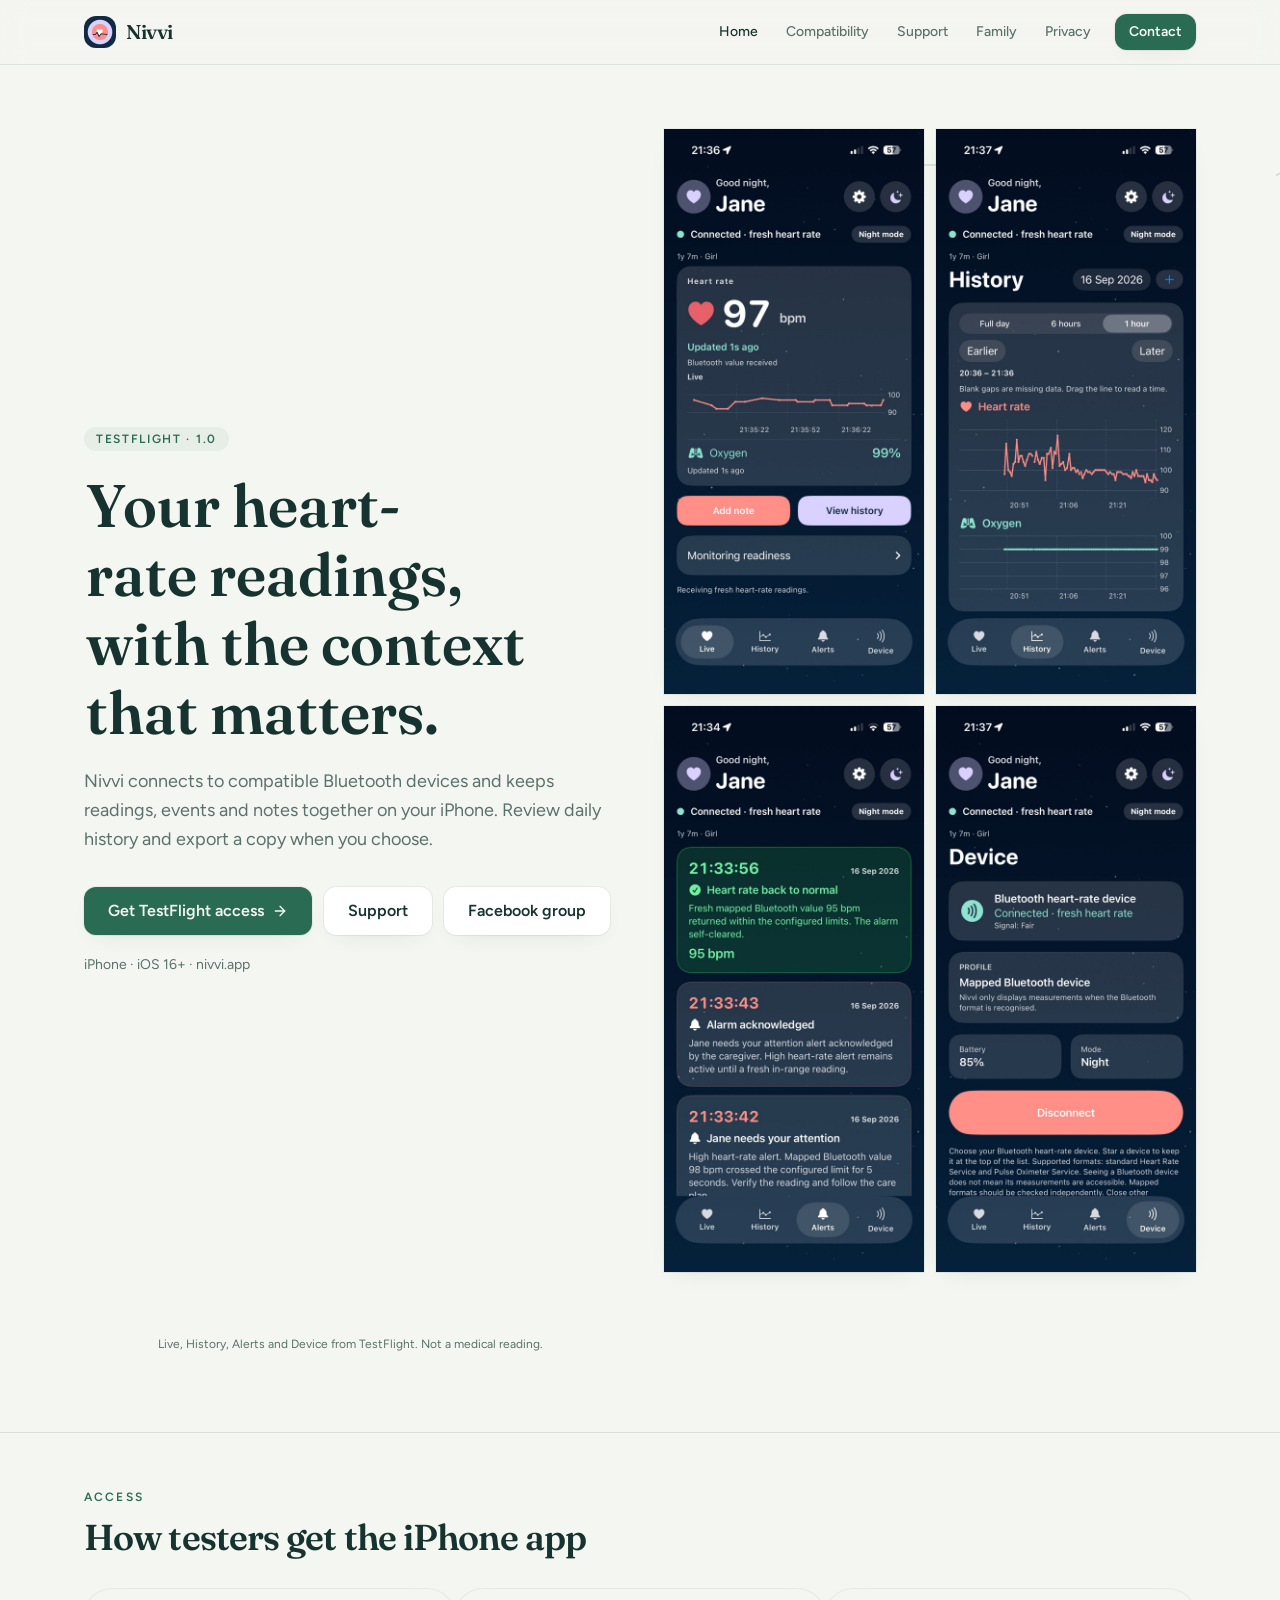
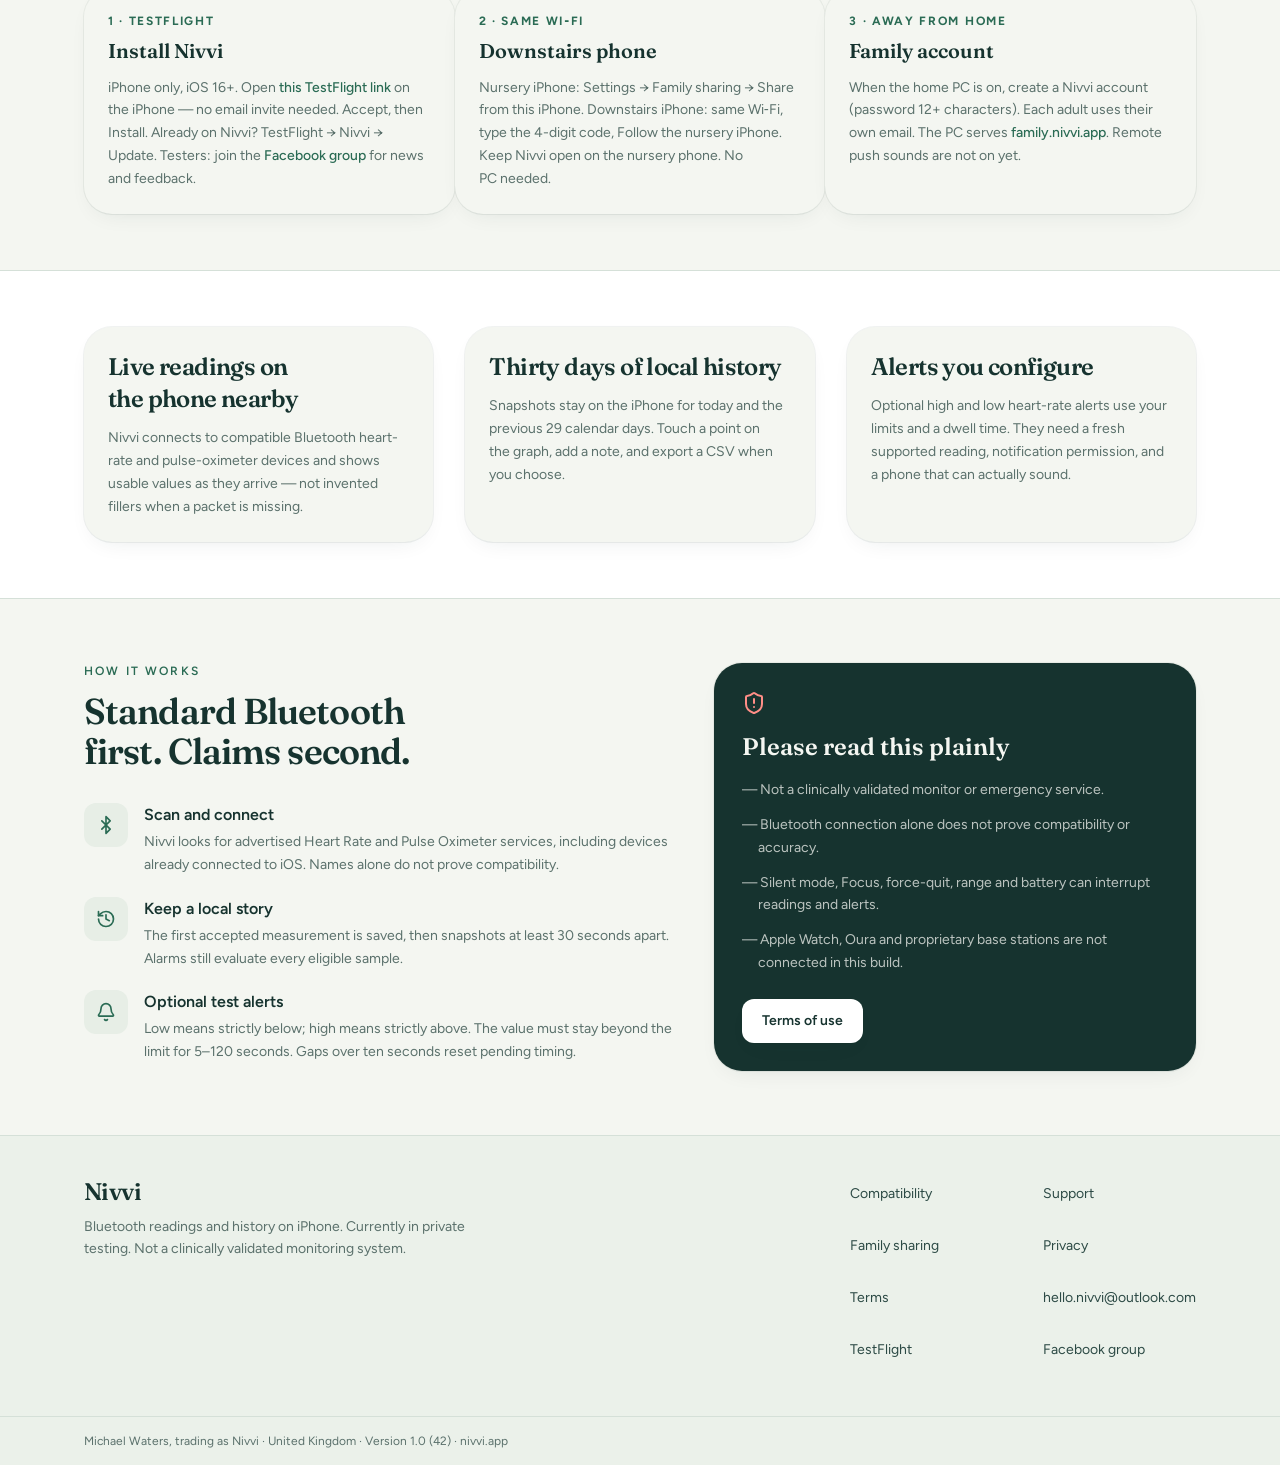
<file: index.html>
<!DOCTYPE html><html lang="en" class="antialiased"><head><meta name="twitter:card" content="summary_large_image"><meta property="og:title" content="Nivvi"><meta property="og:description" content="A calm iPhone app for caregivers. Live Bluetooth heart-rate readings on the phone nearby. Not a medical monitor."><meta charSet="utf-8"/><meta name="viewport" content="width=device-width, initial-scale=1"/><link rel="preload" as="image" href="/nivvi-icon.png"/><link rel="stylesheet" href="/assets/styles-CkrXW104.css" data-precedence="default"/><link rel="canonical" href="https://nivvi.app">
<meta property="og:url" content="https://nivvi.app">
<meta property="og:image" content="https://nivvi.app/og.jpg">
<meta name="twitter:image" content="https://nivvi.app/og.jpg">
<link rel="preconnect" href="https://fonts.googleapis.com">
<link rel="preconnect" href="https://fonts.gstatic.com" crossorigin>
<title>Nivvi — heart-rate readings on iPhone</title><meta name="description" content="Nivvi is an iPhone app for compatible Bluetooth heart-rate devices. Local history, optional alerts, and a private family-sharing test. Not a medical monitor."/><meta name="theme-color" content="#16332f"/><link rel="icon" type="image/svg+xml" href="/favicon.svg"/><link rel="apple-touch-icon" href="/nivvi-icon.png"/></head><body class="min-h-dvh bg-paper font-sans text-ink"><!--$--><div class="flex min-h-dvh flex-col"><header class="sticky top-0 z-40 border-b border-line/80 bg-paper/90 backdrop-blur-md"><div class="mx-auto flex h-16 max-w-6xl items-center justify-between px-5"><a class="flex items-center gap-2.5 active" href="/" data-status="active" aria-current="page"><img src="/nivvi-icon.png" alt="" width="32" height="32" class="size-8 rounded-md outline outline-1 -outline-offset-1 outline-ink/10"/><span class="font-display text-xl font-semibold tracking-tight text-ink">Nivvi</span></a><nav class="hidden items-center gap-1 md:flex" aria-label="Main"><a class="rounded-md px-3 py-2 text-sm font-medium transition-colors text-ink active" href="/" data-status="active" aria-current="page">Home</a><a href="/compatibility" class="rounded-md px-3 py-2 text-sm font-medium transition-colors text-muted hover:text-ink">Compatibility</a><a href="/support" class="rounded-md px-3 py-2 text-sm font-medium transition-colors text-muted hover:text-ink">Support</a><a href="/family" class="rounded-md px-3 py-2 text-sm font-medium transition-colors text-muted hover:text-ink">Family</a><a href="/privacy" class="rounded-md px-3 py-2 text-sm font-medium transition-colors text-muted hover:text-ink">Privacy</a><a href="mailto:hello.nivvi@outlook.com" class="inline-flex items-center justify-center gap-2 whitespace-nowrap rounded-md font-semibold transition-[color,background-color,box-shadow,transform] duration-150 ease-out focus-visible:outline-none focus-visible:ring-2 focus-visible:ring-moss/40 disabled:pointer-events-none disabled:opacity-50 active:not-disabled:scale-[0.96] bg-moss text-moss-fg shadow-card hover:bg-moss-deep h-9 px-3.5 text-sm ml-2">Contact</a></nav><button type="button" class="inline-flex size-11 items-center justify-center rounded-md text-ink md:hidden" aria-expanded="false" id="menu-toggle" aria-controls="mobile-nav" aria-label="Open menu"><svg xmlns="http://www.w3.org/2000/svg" width="24" height="24" viewBox="0 0 24 24" fill="none" stroke="currentColor" stroke-width="2" stroke-linecap="round" stroke-linejoin="round" class="lucide lucide-menu size-5" aria-hidden="true"><path d="M4 12h16"></path><path d="M4 18h16"></path><path d="M4 6h16"></path></svg></button></div></header><main class="flex-1"><section class="relative"><div class="pointer-events-none absolute inset-0 overflow-hidden" aria-hidden="true"><svg viewBox="0 0 640 80" fill="none" aria-hidden="true" class="absolute top-16 -right-8 w-full max-w-xl text-moss/15"><path class="nivvi-wave-path" d="M0 40 C40 40 48 40 64 40 C88 40 88 8 112 8 C136 8 136 72 160 72 C184 72 184 40 208 40 C232 40 240 40 264 40 C288 40 288 16 312 16 C336 16 336 64 360 64 C384 64 384 40 408 40 C440 40 448 40 480 40 C504 40 504 22 528 22 C552 22 552 58 576 58 C600 58 608 40 640 40" stroke="currentColor" stroke-width="2.2" stroke-linecap="round"></path></svg></div><div class="relative mx-auto grid max-w-6xl items-center gap-12 px-5 pt-12 pb-16 md:grid-cols-2 md:pt-16 md:pb-20"><div><span class="inline-flex items-center rounded-full bg-paper-2 px-3 py-1 text-xs font-semibold tracking-[0.14em] text-moss uppercase">TestFlight · <!-- -->1.0</span><h1 class="mt-5 pl-0.5 font-display text-4xl leading-[1.15] font-semibold md:text-6xl">Your heart-rate readings, with the context that matters.</h1><p class="mt-5 max-w-xl text-lg leading-relaxed text-muted">Nivvi connects to compatible Bluetooth devices and keeps readings, events and notes together on your iPhone. Review daily history and export a copy when you choose.</p><div class="mt-8 flex flex-wrap gap-3"><a href="https://testflight.apple.com/join/32jtKDEM" target="_blank" rel="noopener" class="inline-flex items-center justify-center gap-2 whitespace-nowrap rounded-md font-semibold transition-[color,background-color,box-shadow,transform] duration-150 ease-out focus-visible:outline-none focus-visible:ring-2 focus-visible:ring-moss/40 disabled:pointer-events-none disabled:opacity-50 active:not-disabled:scale-[0.96] bg-moss text-moss-fg shadow-card hover:bg-moss-deep h-12 px-6 text-base">Get TestFlight access<svg xmlns="http://www.w3.org/2000/svg" width="24" height="24" viewBox="0 0 24 24" fill="none" stroke="currentColor" stroke-width="2" stroke-linecap="round" stroke-linejoin="round" class="lucide lucide-arrow-right size-4" aria-hidden="true"><path d="M5 12h14"></path><path d="m12 5 7 7-7 7"></path></svg></a><a href="/support" class="inline-flex items-center justify-center gap-2 whitespace-nowrap rounded-md font-semibold transition-[color,background-color,box-shadow,transform] duration-150 ease-out focus-visible:outline-none focus-visible:ring-2 focus-visible:ring-moss/40 disabled:pointer-events-none disabled:opacity-50 active:not-disabled:scale-[0.96] bg-panel text-ink shadow-card hover:bg-paper-2 h-12 px-6 text-base">Support</a><a href="https://www.facebook.com/share/g/1PV4kJFW1X/?mibextid=wwXIfr" target="_blank" rel="noopener" class="inline-flex items-center justify-center gap-2 whitespace-nowrap rounded-md font-semibold transition-[color,background-color,box-shadow,transform] duration-150 ease-out focus-visible:outline-none focus-visible:ring-2 focus-visible:ring-moss/40 disabled:pointer-events-none disabled:opacity-50 active:not-disabled:scale-[0.96] bg-panel text-ink shadow-card hover:bg-paper-2 h-12 px-6 text-base">Facebook group</a></div><p class="mt-5 text-sm text-muted">iPhone · iOS 16+ · <!-- -->nivvi.app</p></div><div class="relative mx-auto grid w-full max-w-2xl grid-cols-2 gap-3 sm:grid-cols-4">
<div class="overflow-hidden rounded-[1.5rem] bg-navy p-1.5 shadow-card"><img src="/screenshots/01-home.jpg" alt="Nivvi Live: 97 bpm and 99 percent oxygen" width="540" height="1170" class="block w-full rounded-[1.2rem]"/></div>
<div class="overflow-hidden rounded-[1.5rem] bg-navy p-1.5 shadow-card"><img src="/screenshots/02-history.jpg" alt="Nivvi History: heart-rate and oxygen charts" width="540" height="1170" class="block w-full rounded-[1.2rem]"/></div>
<div class="overflow-hidden rounded-[1.5rem] bg-navy p-1.5 shadow-card"><img src="/screenshots/04-alerts.jpg" alt="Nivvi Alerts: green back to normal and red high heart-rate cards" width="540" height="1170" class="block w-full rounded-[1.2rem]"/></div>
<div class="overflow-hidden rounded-[1.5rem] bg-navy p-1.5 shadow-card"><img src="/screenshots/03-device.jpg" alt="Nivvi Device: Bluetooth connected" width="540" height="1170" class="block w-full rounded-[1.2rem]"/></div>
</div>
<p class="mt-4 text-center text-xs text-muted">Live, History, Alerts and Device from TestFlight. Not a medical reading.</p></div></div></section><section id="access" class="border-t border-line bg-paper-2/70"><div class="mx-auto max-w-6xl px-5 py-14"><p class="text-xs font-semibold tracking-[0.18em] text-moss uppercase">Access</p><h2 class="mt-3 font-display text-3xl font-semibold tracking-tight md:text-4xl">How testers get the iPhone app</h2><div class="mt-8 grid gap-6 md:grid-cols-3"><article class="rounded-xl bg-paper p-6 shadow-card"><p class="text-xs font-bold tracking-[0.14em] text-moss uppercase">1 · TestFlight</p><h3 class="mt-2 font-display text-xl font-semibold">Install Nivvi</h3><p class="mt-3 text-sm leading-relaxed text-muted">iPhone only, iOS 16+. Open <a class="font-medium text-moss underline-offset-4 hover:underline" href="https://testflight.apple.com/join/32jtKDEM" target="_blank" rel="noopener">this TestFlight link</a> on the iPhone — no email invite needed. Accept, then Install. Already on Nivvi? TestFlight → Nivvi → Update. Testers: join the <a class="font-medium text-moss underline-offset-4 hover:underline" href="https://www.facebook.com/share/g/1PV4kJFW1X/?mibextid=wwXIfr" target="_blank" rel="noopener">Facebook group</a> for news and feedback.</p></article><article class="rounded-xl bg-paper p-6 shadow-card"><p class="text-xs font-bold tracking-[0.14em] text-moss uppercase">2 · Same Wi‑Fi</p><h3 class="mt-2 font-display text-xl font-semibold">Downstairs phone</h3><p class="mt-3 text-sm leading-relaxed text-muted">Nursery iPhone: Settings → Family sharing → Share from this iPhone. Downstairs iPhone: same Wi‑Fi, type the 4-digit code, Follow the nursery iPhone. Keep Nivvi open on the nursery phone. No PC needed.</p></article><article class="rounded-xl bg-paper p-6 shadow-card"><p class="text-xs font-bold tracking-[0.14em] text-moss uppercase">3 · Away from home</p><h3 class="mt-2 font-display text-xl font-semibold">Family account</h3><p class="mt-3 text-sm leading-relaxed text-muted">When the home PC is on, create a Nivvi account (password 12+ characters). Each adult uses their own email. The PC serves <a class="font-medium text-moss underline-offset-4 hover:underline" href="https://family.nivvi.app/health">family.nivvi.app</a>. Remote push sounds are not on yet.</p></article></div></div></section><section class="border-y border-line bg-panel"><div class="mx-auto grid max-w-6xl gap-8 px-5 py-14 md:grid-cols-3"><article class="rounded-xl bg-paper p-6 shadow-card"><h2 class="font-display text-2xl font-semibold tracking-tight">Live readings on the phone nearby</h2><p class="mt-3 text-sm leading-relaxed text-muted">Nivvi connects to compatible Bluetooth heart-rate and pulse-oximeter devices and shows usable values as they arrive — not invented fillers when a packet is missing.</p></article><article class="rounded-xl bg-paper p-6 shadow-card"><h2 class="font-display text-2xl font-semibold tracking-tight">Thirty days of local history</h2><p class="mt-3 text-sm leading-relaxed text-muted">Snapshots stay on the iPhone for today and the previous 29 calendar days. Touch a point on the graph, add a note, and export a CSV when you choose.</p></article><article class="rounded-xl bg-paper p-6 shadow-card"><h2 class="font-display text-2xl font-semibold tracking-tight">Alerts you configure</h2><p class="mt-3 text-sm leading-relaxed text-muted">Optional high and low heart-rate alerts use your limits and a dwell time. They need a fresh supported reading, notification permission, and a phone that can actually sound.</p></article></div></section><section class="mx-auto max-w-6xl px-5 py-16"><div class="grid gap-10 md:grid-cols-[1.1fr_0.9fr] md:items-start"><div><p class="text-xs font-semibold tracking-[0.18em] text-moss uppercase">How it works</p><h2 class="mt-3 font-display text-3xl font-semibold tracking-tight md:text-4xl">Standard Bluetooth first. Claims second.</h2><ul class="mt-8 space-y-5"><li class="flex gap-4"><div class="flex size-11 shrink-0 items-center justify-center rounded-md bg-paper-2 text-moss"><svg xmlns="http://www.w3.org/2000/svg" width="24" height="24" viewBox="0 0 24 24" fill="none" stroke="currentColor" stroke-width="2" stroke-linecap="round" stroke-linejoin="round" class="lucide lucide-bluetooth size-5" aria-hidden="true"><path d="m7 7 10 10-5 5V2l5 5L7 17"></path></svg></div><div><p class="font-semibold">Scan and connect</p><p class="mt-1 text-sm leading-relaxed text-muted">Nivvi looks for advertised Heart Rate and Pulse Oximeter services, including devices already connected to iOS. Names alone do not prove compatibility.</p></div></li><li class="flex gap-4"><div class="flex size-11 shrink-0 items-center justify-center rounded-md bg-paper-2 text-moss"><svg xmlns="http://www.w3.org/2000/svg" width="24" height="24" viewBox="0 0 24 24" fill="none" stroke="currentColor" stroke-width="2" stroke-linecap="round" stroke-linejoin="round" class="lucide lucide-history size-5" aria-hidden="true"><path d="M3 12a9 9 0 1 0 9-9 9.75 9.75 0 0 0-6.74 2.74L3 8"></path><path d="M3 3v5h5"></path><path d="M12 7v5l4 2"></path></svg></div><div><p class="font-semibold">Keep a local story</p><p class="mt-1 text-sm leading-relaxed text-muted">The first accepted measurement is saved, then snapshots at least 30 seconds apart. Alarms still evaluate every eligible sample.</p></div></li><li class="flex gap-4"><div class="flex size-11 shrink-0 items-center justify-center rounded-md bg-paper-2 text-moss"><svg xmlns="http://www.w3.org/2000/svg" width="24" height="24" viewBox="0 0 24 24" fill="none" stroke="currentColor" stroke-width="2" stroke-linecap="round" stroke-linejoin="round" class="lucide lucide-bell size-5" aria-hidden="true"><path d="M10.268 21a2 2 0 0 0 3.464 0"></path><path d="M3.262 15.326A1 1 0 0 0 4 17h16a1 1 0 0 0 .74-1.673C19.41 13.956 18 12.499 18 8A6 6 0 0 0 6 8c0 4.499-1.411 5.956-2.738 7.326"></path></svg></div><div><p class="font-semibold">Optional test alerts</p><p class="mt-1 text-sm leading-relaxed text-muted">Low means strictly below; high means strictly above. The value must stay beyond the limit for 5–120 seconds. Gaps over ten seconds reset pending timing.</p></div></li></ul></div><aside class="rounded-xl bg-ink p-7 text-paper shadow-card"><svg xmlns="http://www.w3.org/2000/svg" width="24" height="24" viewBox="0 0 24 24" fill="none" stroke="currentColor" stroke-width="2" stroke-linecap="round" stroke-linejoin="round" class="lucide lucide-shield-alert size-6 text-hr" aria-hidden="true"><path d="M20 13c0 5-3.5 7.5-7.66 8.95a1 1 0 0 1-.67-.01C7.5 20.5 4 18 4 13V6a1 1 0 0 1 1-1c2 0 4.5-1.2 6.24-2.72a1.17 1.17 0 0 1 1.52 0C14.51 3.81 17 5 19 5a1 1 0 0 1 1 1z"></path><path d="M12 8v4"></path><path d="M12 16h.01"></path></svg><h3 class="mt-4 font-display text-2xl font-semibold">Please read this plainly</h3><ul class="mt-4 space-y-3 text-sm leading-relaxed text-paper/75"><li class="pl-4 -indent-4">— <!-- -->Not a clinically validated monitor or emergency service.</li><li class="pl-4 -indent-4">— <!-- -->Bluetooth connection alone does not prove compatibility or accuracy.</li><li class="pl-4 -indent-4">— <!-- -->Silent mode, Focus, force-quit, range and battery can interrupt readings and alerts.</li><li class="pl-4 -indent-4">— <!-- -->Apple Watch, Oura and proprietary base stations are not connected in this build.</li></ul><a href="/terms" class="inline-flex items-center justify-center gap-2 whitespace-nowrap rounded-md text-sm font-semibold transition-[color,background-color,box-shadow,transform] duration-150 ease-out focus-visible:outline-none focus-visible:ring-2 focus-visible:ring-moss/40 disabled:pointer-events-none disabled:opacity-50 active:not-disabled:scale-[0.96] bg-panel text-ink shadow-card hover:bg-paper-2 h-11 px-5 mt-6">Terms of use</a></aside></div></section></main><footer class="mt-auto border-t border-line bg-paper-2/60"><div class="mx-auto flex max-w-6xl flex-col gap-8 px-5 py-10 md:flex-row md:items-start md:justify-between"><div class="max-w-sm"><p class="font-display text-2xl font-semibold tracking-tight">Nivvi</p><p class="mt-2 text-sm leading-relaxed text-muted">Bluetooth readings and history on iPhone. Currently in private testing. Not a clinically validated monitoring system.</p></div><div class="grid grid-cols-2 gap-x-10 gap-y-2 text-sm"><a href="/compatibility" class="min-h-11 py-2 text-ink-soft hover:text-ink">Compatibility</a><a href="/support" class="min-h-11 py-2 text-ink-soft hover:text-ink">Support</a><a href="/family" class="min-h-11 py-2 text-ink-soft hover:text-ink">Family sharing</a><a href="/privacy" class="min-h-11 py-2 text-ink-soft hover:text-ink">Privacy</a><a href="/terms" class="min-h-11 py-2 text-ink-soft hover:text-ink">Terms</a><a href="mailto:hello.nivvi@outlook.com" class="min-h-11 py-2 text-ink-soft hover:text-ink">hello.nivvi@outlook.com</a><a href="https://testflight.apple.com/join/32jtKDEM" target="_blank" rel="noopener" class="min-h-11 py-2 text-ink-soft hover:text-ink">TestFlight</a><a href="https://www.facebook.com/share/g/1PV4kJFW1X/?mibextid=wwXIfr" target="_blank" rel="noopener" class="min-h-11 py-2 text-ink-soft hover:text-ink">Facebook group</a></div></div><div class="border-t border-line"><p class="mx-auto max-w-6xl px-5 py-4 text-xs text-muted">Michael Waters, trading as Nivvi<!-- --> · <!-- -->United Kingdom<!-- --> · Version <!-- -->1.0<!-- --> (<!-- -->42<!-- -->) · <!-- -->nivvi.app</p></div></footer></div><!--/$--><script src="/site.js" defer></script></body></html>
</file>
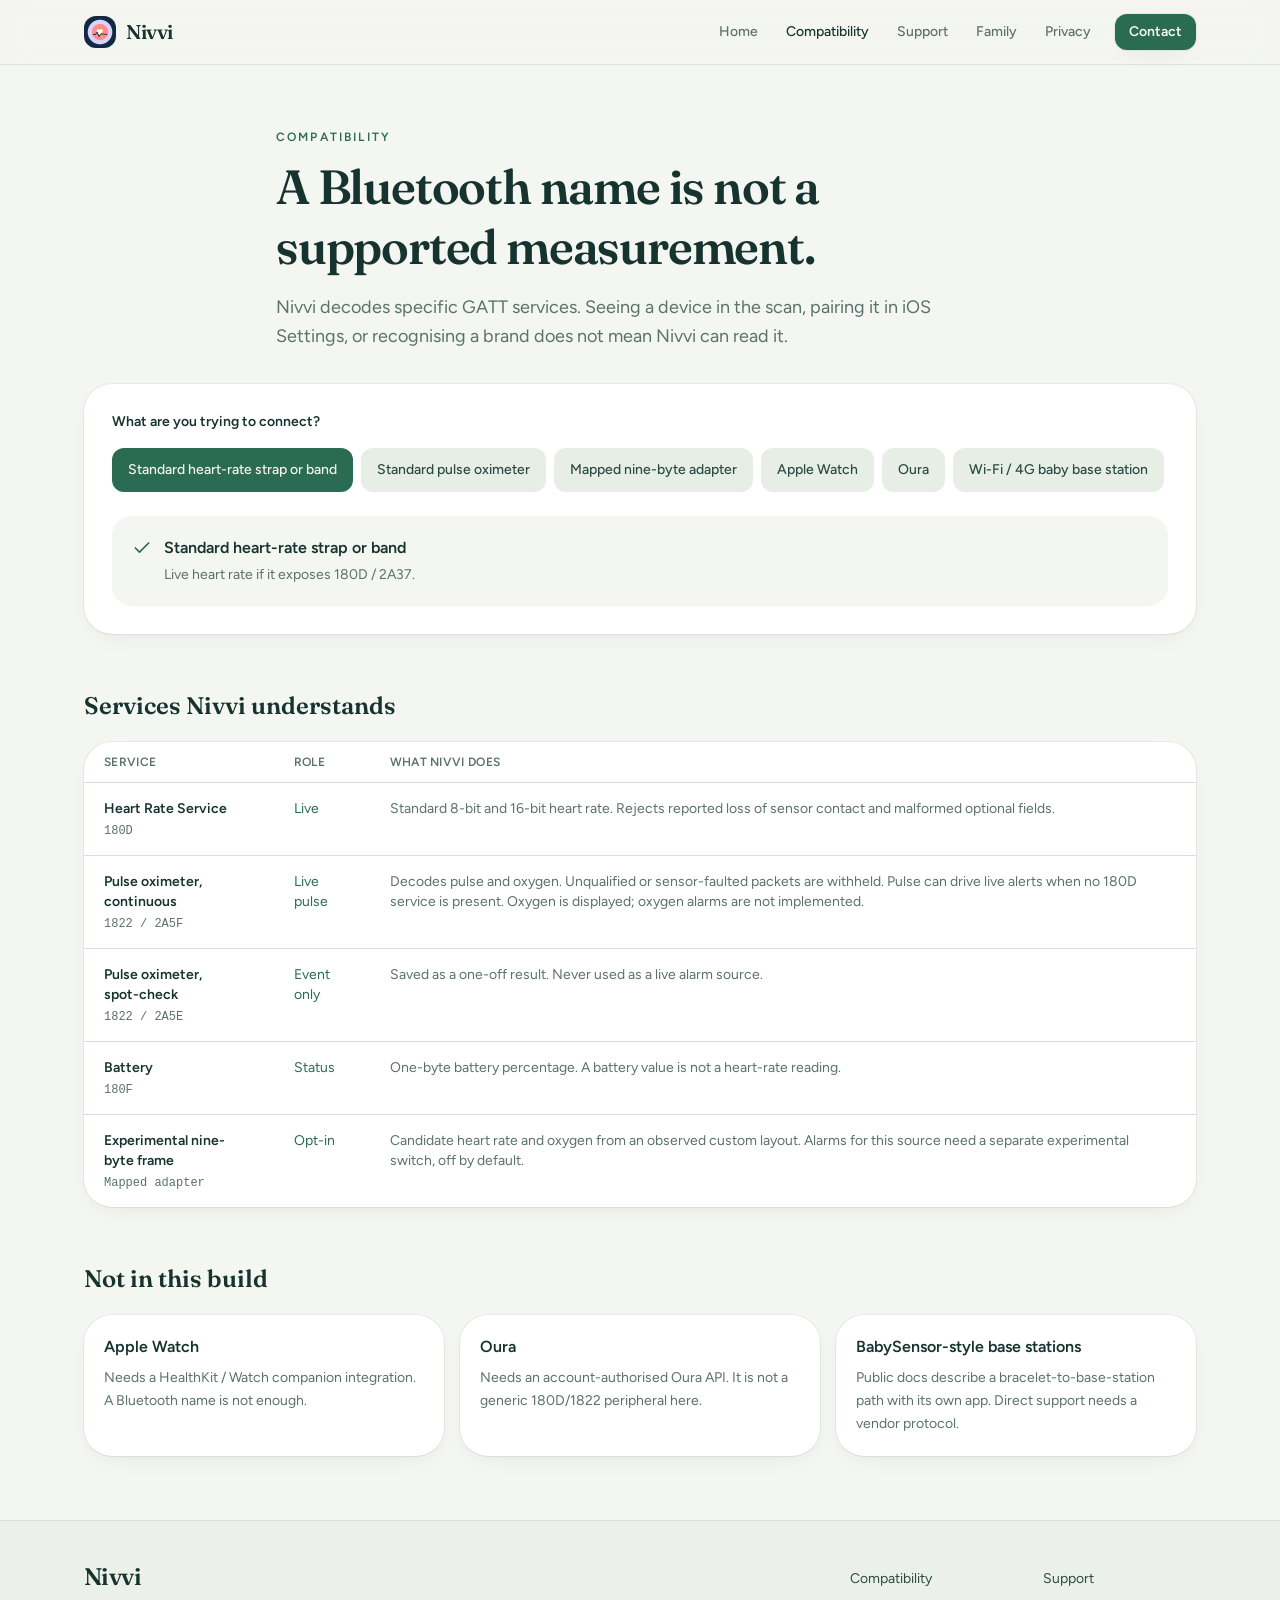
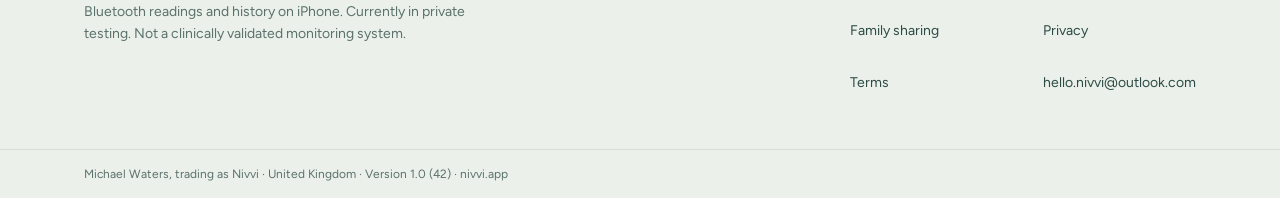
<file: compatibility/index.html>
<!DOCTYPE html><html lang="en" class="antialiased"><head><meta name="twitter:card" content="summary_large_image"><meta property="og:title" content="Nivvi"><meta property="og:description" content="A calm iPhone app for caregivers. Live Bluetooth heart-rate readings on the phone nearby. Not a medical monitor."><meta charSet="utf-8"/><meta name="viewport" content="width=device-width, initial-scale=1"/><link rel="preload" as="image" href="/nivvi-icon.png"/><link rel="stylesheet" href="/assets/styles-CkrXW104.css" data-precedence="default"/><link rel="canonical" href="https://nivvi.app/compatibility">
<meta property="og:url" content="https://nivvi.app/compatibility">
<meta property="og:image" content="https://nivvi.app/og.jpg">
<meta name="twitter:image" content="https://nivvi.app/og.jpg">
<link rel="preconnect" href="https://fonts.googleapis.com">
<link rel="preconnect" href="https://fonts.gstatic.com" crossorigin>
<title>Compatibility — Nivvi</title><meta name="description" content="Nivvi is an iPhone app for compatible Bluetooth heart-rate devices. Local history, optional alerts, and a private family-sharing test. Not a medical monitor."/><meta name="theme-color" content="#16332f"/><link rel="icon" type="image/svg+xml" href="/favicon.svg"/><link rel="apple-touch-icon" href="/nivvi-icon.png"/></head><body class="min-h-dvh bg-paper font-sans text-ink"><!--$--><div class="flex min-h-dvh flex-col"><header class="sticky top-0 z-40 border-b border-line/80 bg-paper/90 backdrop-blur-md"><div class="mx-auto flex h-16 max-w-6xl items-center justify-between px-5"><a href="/" class="flex items-center gap-2.5"><img src="/nivvi-icon.png" alt="" width="32" height="32" class="size-8 rounded-md outline outline-1 -outline-offset-1 outline-ink/10"/><span class="font-display text-xl font-semibold tracking-tight text-ink">Nivvi</span></a><nav class="hidden items-center gap-1 md:flex" aria-label="Main"><a href="/" class="rounded-md px-3 py-2 text-sm font-medium transition-colors text-muted hover:text-ink">Home</a><a class="rounded-md px-3 py-2 text-sm font-medium transition-colors text-ink active" href="/compatibility" data-status="active" aria-current="page">Compatibility</a><a href="/support" class="rounded-md px-3 py-2 text-sm font-medium transition-colors text-muted hover:text-ink">Support</a><a href="/family" class="rounded-md px-3 py-2 text-sm font-medium transition-colors text-muted hover:text-ink">Family</a><a href="/privacy" class="rounded-md px-3 py-2 text-sm font-medium transition-colors text-muted hover:text-ink">Privacy</a><a href="mailto:hello.nivvi@outlook.com" class="inline-flex items-center justify-center gap-2 whitespace-nowrap rounded-md font-semibold transition-[color,background-color,box-shadow,transform] duration-150 ease-out focus-visible:outline-none focus-visible:ring-2 focus-visible:ring-moss/40 disabled:pointer-events-none disabled:opacity-50 active:not-disabled:scale-[0.96] bg-moss text-moss-fg shadow-card hover:bg-moss-deep h-9 px-3.5 text-sm ml-2">Contact</a></nav><button type="button" class="inline-flex size-11 items-center justify-center rounded-md text-ink md:hidden" aria-expanded="false" id="menu-toggle" aria-controls="mobile-nav" aria-label="Open menu"><svg xmlns="http://www.w3.org/2000/svg" width="24" height="24" viewBox="0 0 24 24" fill="none" stroke="currentColor" stroke-width="2" stroke-linecap="round" stroke-linejoin="round" class="lucide lucide-menu size-5" aria-hidden="true"><path d="M4 12h16"></path><path d="M4 18h16"></path><path d="M4 6h16"></path></svg></button></div></header><main class="flex-1"><div class="mx-auto max-w-3xl px-5 pt-12 pb-8 md:pt-16"><p class="text-xs font-semibold tracking-[0.18em] text-moss uppercase">Compatibility</p><h1 class="mt-3 font-display text-4xl leading-tight font-semibold tracking-tight md:text-5xl">A Bluetooth name is not a supported measurement.</h1><p class="mt-4 text-lg leading-relaxed text-muted">Nivvi decodes specific GATT services. Seeing a device in the scan, pairing it in iOS Settings, or recognising a brand does not mean Nivvi can read it.</p></div><div class="mx-auto max-w-6xl px-5 pb-16"><div class="rounded-xl bg-panel p-5 shadow-card md:p-7"><p class="text-sm font-semibold">What are you trying to connect?</p><div class="mt-4 flex flex-wrap gap-2"><button type="button" class="min-h-11 rounded-md px-4 text-sm font-medium transition-colors bg-moss text-moss-fg">Standard heart-rate strap or band</button><button type="button" class="min-h-11 rounded-md px-4 text-sm font-medium transition-colors bg-paper-2 text-ink-soft hover:text-ink">Standard pulse oximeter</button><button type="button" class="min-h-11 rounded-md px-4 text-sm font-medium transition-colors bg-paper-2 text-ink-soft hover:text-ink">Mapped nine-byte adapter</button><button type="button" class="min-h-11 rounded-md px-4 text-sm font-medium transition-colors bg-paper-2 text-ink-soft hover:text-ink">Apple Watch</button><button type="button" class="min-h-11 rounded-md px-4 text-sm font-medium transition-colors bg-paper-2 text-ink-soft hover:text-ink">Oura</button><button type="button" class="min-h-11 rounded-md px-4 text-sm font-medium transition-colors bg-paper-2 text-ink-soft hover:text-ink">Wi-Fi / 4G baby base station</button></div><div class="mt-6 flex items-start gap-3 rounded-lg bg-paper p-5"><svg xmlns="http://www.w3.org/2000/svg" width="24" height="24" viewBox="0 0 24 24" fill="none" stroke="currentColor" stroke-width="2" stroke-linecap="round" stroke-linejoin="round" class="lucide lucide-check mt-0.5 size-5 text-moss" aria-hidden="true"><path d="M20 6 9 17l-5-5"></path></svg><div><p class="font-semibold">Standard heart-rate strap or band</p><p class="mt-1 text-sm leading-relaxed text-muted">Live heart rate if it exposes 180D / 2A37.</p></div></div></div><h2 class="mt-14 font-display text-2xl font-semibold">Services Nivvi understands</h2><div class="mt-5 overflow-x-auto rounded-xl bg-panel shadow-card"><table class="w-min min-w-full text-left text-sm"><thead class="border-b border-line text-xs tracking-wide text-muted uppercase"><tr><th class="px-5 py-3 font-semibold">Service</th><th class="px-5 py-3 font-semibold">Role</th><th class="px-5 py-3 font-semibold">What Nivvi does</th></tr></thead><tbody><tr class="border-b border-line last:border-0"><td class="px-5 py-4 align-top"><p class="font-semibold">Heart Rate Service</p><p class="mt-1 font-mono text-xs text-muted">180D</p></td><td class="px-5 py-4 align-top text-moss">Live</td><td class="px-5 py-4 align-top text-muted">Standard 8-bit and 16-bit heart rate. Rejects reported loss of sensor contact and malformed optional fields.</td></tr><tr class="border-b border-line last:border-0"><td class="px-5 py-4 align-top"><p class="font-semibold">Pulse oximeter, continuous</p><p class="mt-1 font-mono text-xs text-muted">1822 / 2A5F</p></td><td class="px-5 py-4 align-top text-moss">Live pulse</td><td class="px-5 py-4 align-top text-muted">Decodes pulse and oxygen. Unqualified or sensor-faulted packets are withheld. Pulse can drive live alerts when no 180D service is present. Oxygen is displayed; oxygen alarms are not implemented.</td></tr><tr class="border-b border-line last:border-0"><td class="px-5 py-4 align-top"><p class="font-semibold">Pulse oximeter, spot-check</p><p class="mt-1 font-mono text-xs text-muted">1822 / 2A5E</p></td><td class="px-5 py-4 align-top text-moss">Event only</td><td class="px-5 py-4 align-top text-muted">Saved as a one-off result. Never used as a live alarm source.</td></tr><tr class="border-b border-line last:border-0"><td class="px-5 py-4 align-top"><p class="font-semibold">Battery</p><p class="mt-1 font-mono text-xs text-muted">180F</p></td><td class="px-5 py-4 align-top text-moss">Status</td><td class="px-5 py-4 align-top text-muted">One-byte battery percentage. A battery value is not a heart-rate reading.</td></tr><tr class="border-b border-line last:border-0"><td class="px-5 py-4 align-top"><p class="font-semibold">Experimental nine-byte frame</p><p class="mt-1 font-mono text-xs text-muted">Mapped adapter</p></td><td class="px-5 py-4 align-top text-moss">Opt-in</td><td class="px-5 py-4 align-top text-muted">Candidate heart rate and oxygen from an observed custom layout. Alarms for this source need a separate experimental switch, off by default.</td></tr></tbody></table></div><h2 class="mt-14 font-display text-2xl font-semibold">Not in this build</h2><div class="mt-5 grid gap-4 md:grid-cols-3"><article class="rounded-xl bg-panel p-5 shadow-card"><p class="font-semibold">Apple Watch</p><p class="mt-2 text-sm leading-relaxed text-muted">Needs a HealthKit / Watch companion integration. A Bluetooth name is not enough.</p></article><article class="rounded-xl bg-panel p-5 shadow-card"><p class="font-semibold">Oura</p><p class="mt-2 text-sm leading-relaxed text-muted">Needs an account-authorised Oura API. It is not a generic 180D/1822 peripheral here.</p></article><article class="rounded-xl bg-panel p-5 shadow-card"><p class="font-semibold">BabySensor-style base stations</p><p class="mt-2 text-sm leading-relaxed text-muted">Public docs describe a bracelet-to-base-station path with its own app. Direct support needs a vendor protocol.</p></article></div></div></main><footer class="mt-auto border-t border-line bg-paper-2/60"><div class="mx-auto flex max-w-6xl flex-col gap-8 px-5 py-10 md:flex-row md:items-start md:justify-between"><div class="max-w-sm"><p class="font-display text-2xl font-semibold tracking-tight">Nivvi</p><p class="mt-2 text-sm leading-relaxed text-muted">Bluetooth readings and history on iPhone. Currently in private testing. Not a clinically validated monitoring system.</p></div><div class="grid grid-cols-2 gap-x-10 gap-y-2 text-sm"><a class="min-h-11 py-2 text-ink-soft hover:text-ink active" href="/compatibility" data-status="active" aria-current="page">Compatibility</a><a href="/support" class="min-h-11 py-2 text-ink-soft hover:text-ink">Support</a><a href="/family" class="min-h-11 py-2 text-ink-soft hover:text-ink">Family sharing</a><a href="/privacy" class="min-h-11 py-2 text-ink-soft hover:text-ink">Privacy</a><a href="/terms" class="min-h-11 py-2 text-ink-soft hover:text-ink">Terms</a><a href="mailto:hello.nivvi@outlook.com" class="min-h-11 py-2 text-ink-soft hover:text-ink">hello.nivvi@outlook.com</a></div></div><div class="border-t border-line"><p class="mx-auto max-w-6xl px-5 py-4 text-xs text-muted">Michael Waters, trading as Nivvi<!-- --> · <!-- -->United Kingdom<!-- --> · Version <!-- -->1.0<!-- --> (<!-- -->42<!-- -->) · <!-- -->nivvi.app</p></div></footer></div><!--/$--><script src="/site.js" defer></script></body></html>
</file>
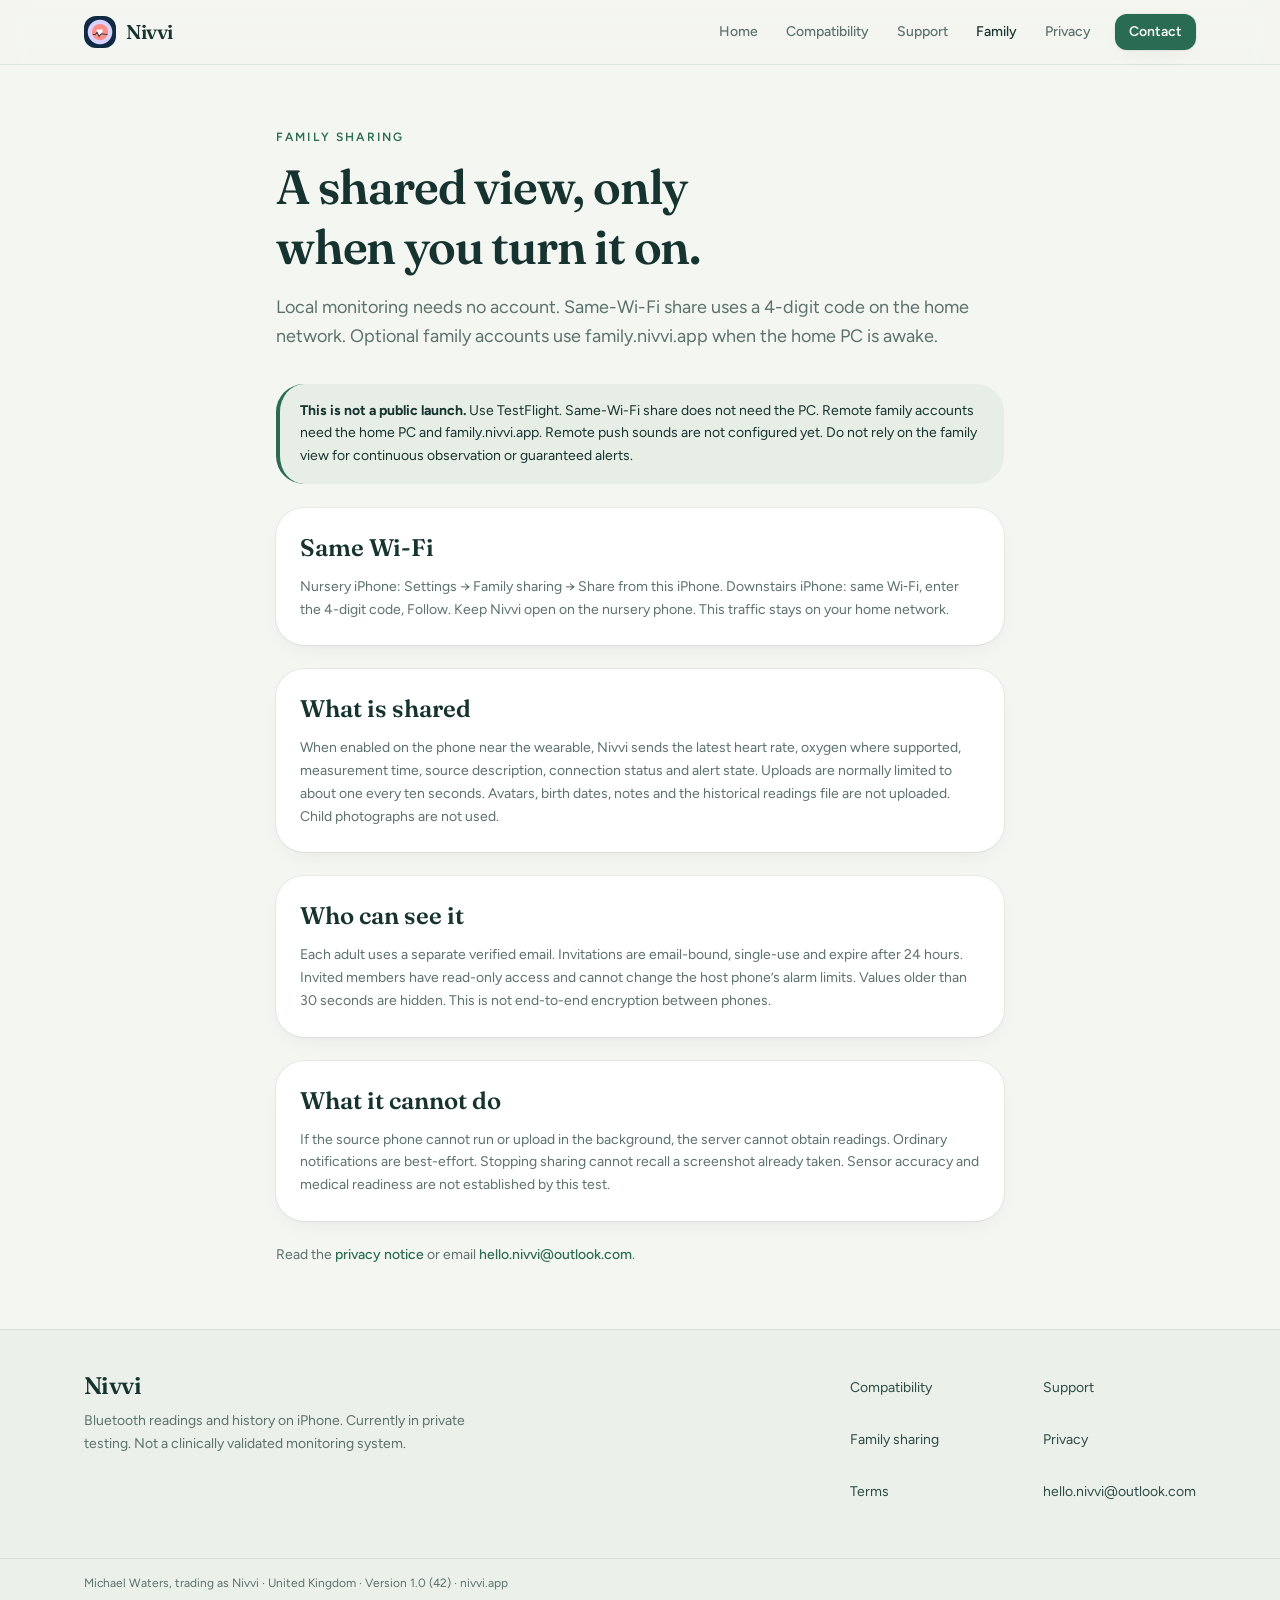
<file: family/index.html>
<!DOCTYPE html><html lang="en" class="antialiased"><head><meta name="twitter:card" content="summary_large_image"><meta property="og:title" content="Nivvi"><meta property="og:description" content="A calm iPhone app for caregivers. Live Bluetooth heart-rate readings on the phone nearby. Not a medical monitor."><meta charSet="utf-8"/><meta name="viewport" content="width=device-width, initial-scale=1"/><link rel="preload" as="image" href="/nivvi-icon.png"/><link rel="stylesheet" href="/assets/styles-CkrXW104.css" data-precedence="default"/><link rel="canonical" href="https://nivvi.app/family">
<meta property="og:url" content="https://nivvi.app/family">
<meta property="og:image" content="https://nivvi.app/og.jpg">
<meta name="twitter:image" content="https://nivvi.app/og.jpg">
<link rel="preconnect" href="https://fonts.googleapis.com">
<link rel="preconnect" href="https://fonts.gstatic.com" crossorigin>
<title>Family sharing — Nivvi</title><meta name="description" content="Nivvi is an iPhone app for compatible Bluetooth heart-rate devices. Local history, optional alerts, and a private family-sharing test. Not a medical monitor."/><meta name="theme-color" content="#16332f"/><link rel="icon" type="image/svg+xml" href="/favicon.svg"/><link rel="apple-touch-icon" href="/nivvi-icon.png"/></head><body class="min-h-dvh bg-paper font-sans text-ink"><!--$--><div class="flex min-h-dvh flex-col"><header class="sticky top-0 z-40 border-b border-line/80 bg-paper/90 backdrop-blur-md"><div class="mx-auto flex h-16 max-w-6xl items-center justify-between px-5"><a href="/" class="flex items-center gap-2.5"><img src="/nivvi-icon.png" alt="" width="32" height="32" class="size-8 rounded-md outline outline-1 -outline-offset-1 outline-ink/10"/><span class="font-display text-xl font-semibold tracking-tight text-ink">Nivvi</span></a><nav class="hidden items-center gap-1 md:flex" aria-label="Main"><a href="/" class="rounded-md px-3 py-2 text-sm font-medium transition-colors text-muted hover:text-ink">Home</a><a href="/compatibility" class="rounded-md px-3 py-2 text-sm font-medium transition-colors text-muted hover:text-ink">Compatibility</a><a href="/support" class="rounded-md px-3 py-2 text-sm font-medium transition-colors text-muted hover:text-ink">Support</a><a class="rounded-md px-3 py-2 text-sm font-medium transition-colors text-ink active" href="/family" data-status="active" aria-current="page">Family</a><a href="/privacy" class="rounded-md px-3 py-2 text-sm font-medium transition-colors text-muted hover:text-ink">Privacy</a><a href="mailto:hello.nivvi@outlook.com" class="inline-flex items-center justify-center gap-2 whitespace-nowrap rounded-md font-semibold transition-[color,background-color,box-shadow,transform] duration-150 ease-out focus-visible:outline-none focus-visible:ring-2 focus-visible:ring-moss/40 disabled:pointer-events-none disabled:opacity-50 active:not-disabled:scale-[0.96] bg-moss text-moss-fg shadow-card hover:bg-moss-deep h-9 px-3.5 text-sm ml-2">Contact</a></nav><button type="button" class="inline-flex size-11 items-center justify-center rounded-md text-ink md:hidden" aria-expanded="false" id="menu-toggle" aria-controls="mobile-nav" aria-label="Open menu"><svg xmlns="http://www.w3.org/2000/svg" width="24" height="24" viewBox="0 0 24 24" fill="none" stroke="currentColor" stroke-width="2" stroke-linecap="round" stroke-linejoin="round" class="lucide lucide-menu size-5" aria-hidden="true"><path d="M4 12h16"></path><path d="M4 18h16"></path><path d="M4 6h16"></path></svg></button></div></header><main class="flex-1"><div class="mx-auto max-w-3xl px-5 pt-12 pb-8 md:pt-16"><p class="text-xs font-semibold tracking-[0.18em] text-moss uppercase">Family sharing</p><h1 class="mt-3 font-display text-4xl leading-tight font-semibold tracking-tight md:text-5xl">A shared view, only when you turn it on.</h1><p class="mt-4 text-lg leading-relaxed text-muted">Local monitoring needs no account. Same-Wi-Fi share uses a 4-digit code on the home network. Optional family accounts use family.nivvi.app when the home PC is awake.</p></div><div class="mx-auto max-w-3xl space-y-6 px-5 pb-16"><div class="rounded-xl border-l-4 border-moss bg-paper-2 px-5 py-4"><p class="text-sm leading-relaxed"><strong>This is not a public launch.</strong> Use TestFlight. Same-Wi-Fi share does not need the PC. Remote family accounts need the home PC and family.nivvi.app. Remote push sounds are not configured yet. Do not rely on the family view for continuous observation or guaranteed alerts.</p></div><article class="rounded-xl bg-panel p-6 shadow-card"><h2 class="font-display text-2xl font-semibold">Same Wi‑Fi</h2><p class="mt-3 text-sm leading-relaxed text-muted">Nursery iPhone: Settings → Family sharing → Share from this iPhone. Downstairs iPhone: same Wi‑Fi, enter the 4-digit code, Follow. Keep Nivvi open on the nursery phone. This traffic stays on your home network.</p></article><article class="rounded-xl bg-panel p-6 shadow-card"><h2 class="font-display text-2xl font-semibold">What is shared</h2><p class="mt-3 text-sm leading-relaxed text-muted">When enabled on the phone near the wearable, Nivvi sends the latest heart rate, oxygen where supported, measurement time, source description, connection status and alert state. Uploads are normally limited to about one every ten seconds. Avatars, birth dates, notes and the historical readings file are not uploaded. Child photographs are not used.</p></article><article class="rounded-xl bg-panel p-6 shadow-card"><h2 class="font-display text-2xl font-semibold">Who can see it</h2><p class="mt-3 text-sm leading-relaxed text-muted">Each adult uses a separate verified email. Invitations are email-bound, single-use and expire after 24 hours. Invited members have read-only access and cannot change the host phone’s alarm limits. Values older than 30 seconds are hidden. This is not end-to-end encryption between phones.</p></article><article class="rounded-xl bg-panel p-6 shadow-card"><h2 class="font-display text-2xl font-semibold">What it cannot do</h2><p class="mt-3 text-sm leading-relaxed text-muted">If the source phone cannot run or upload in the background, the server cannot obtain readings. Ordinary notifications are best-effort. Stopping sharing cannot recall a screenshot already taken. Sensor accuracy and medical readiness are not established by this test.</p></article><p class="text-sm text-muted">Read the<!-- --> <a href="/privacy" class="font-medium text-moss underline-offset-4 hover:underline">privacy notice</a> <!-- -->or email<!-- --> <a href="mailto:hello.nivvi@outlook.com" class="font-medium text-moss underline-offset-4 hover:underline">hello.nivvi@outlook.com</a>.</p></div></main><footer class="mt-auto border-t border-line bg-paper-2/60"><div class="mx-auto flex max-w-6xl flex-col gap-8 px-5 py-10 md:flex-row md:items-start md:justify-between"><div class="max-w-sm"><p class="font-display text-2xl font-semibold tracking-tight">Nivvi</p><p class="mt-2 text-sm leading-relaxed text-muted">Bluetooth readings and history on iPhone. Currently in private testing. Not a clinically validated monitoring system.</p></div><div class="grid grid-cols-2 gap-x-10 gap-y-2 text-sm"><a href="/compatibility" class="min-h-11 py-2 text-ink-soft hover:text-ink">Compatibility</a><a href="/support" class="min-h-11 py-2 text-ink-soft hover:text-ink">Support</a><a class="min-h-11 py-2 text-ink-soft hover:text-ink active" href="/family" data-status="active" aria-current="page">Family sharing</a><a href="/privacy" class="min-h-11 py-2 text-ink-soft hover:text-ink">Privacy</a><a href="/terms" class="min-h-11 py-2 text-ink-soft hover:text-ink">Terms</a><a href="mailto:hello.nivvi@outlook.com" class="min-h-11 py-2 text-ink-soft hover:text-ink">hello.nivvi@outlook.com</a></div></div><div class="border-t border-line"><p class="mx-auto max-w-6xl px-5 py-4 text-xs text-muted">Michael Waters, trading as Nivvi<!-- --> · <!-- -->United Kingdom<!-- --> · Version <!-- -->1.0<!-- --> (<!-- -->42<!-- -->) · <!-- -->nivvi.app</p></div></footer></div><!--/$--><script src="/site.js" defer></script></body></html>
</file>
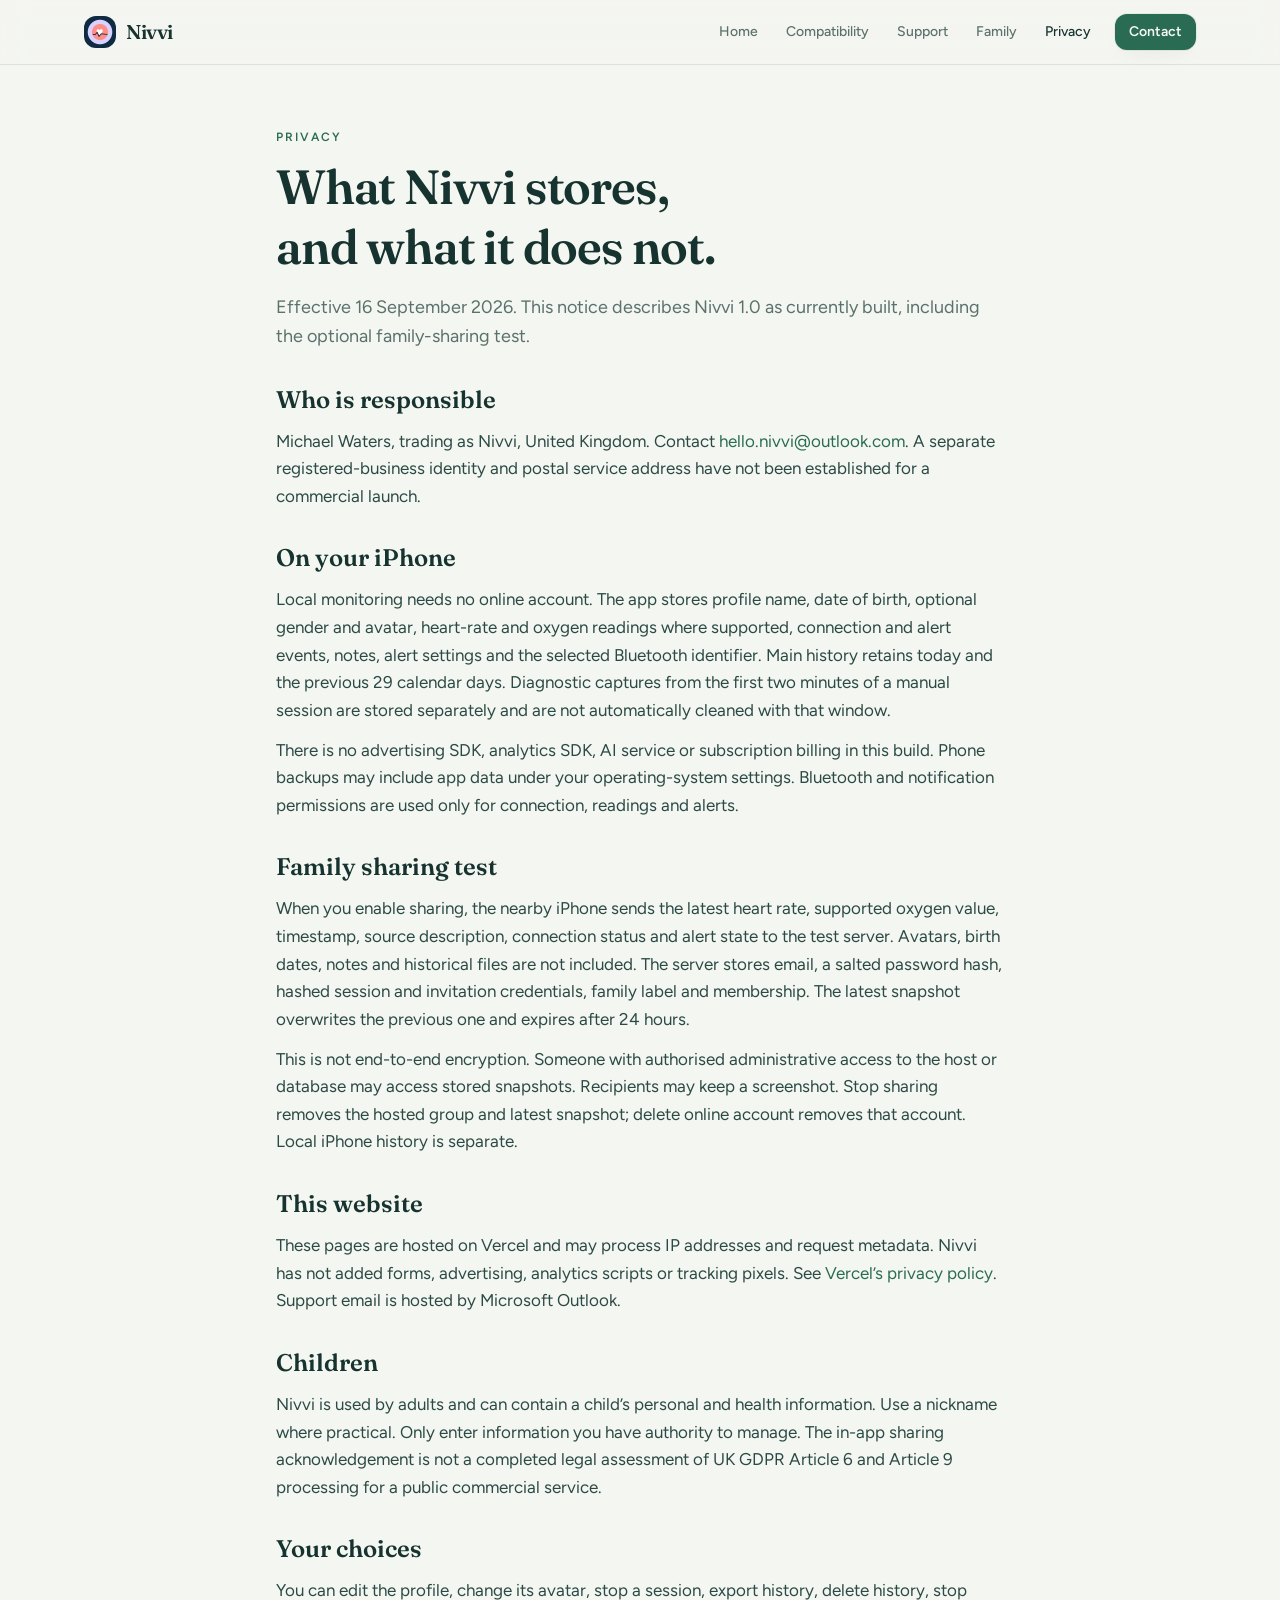
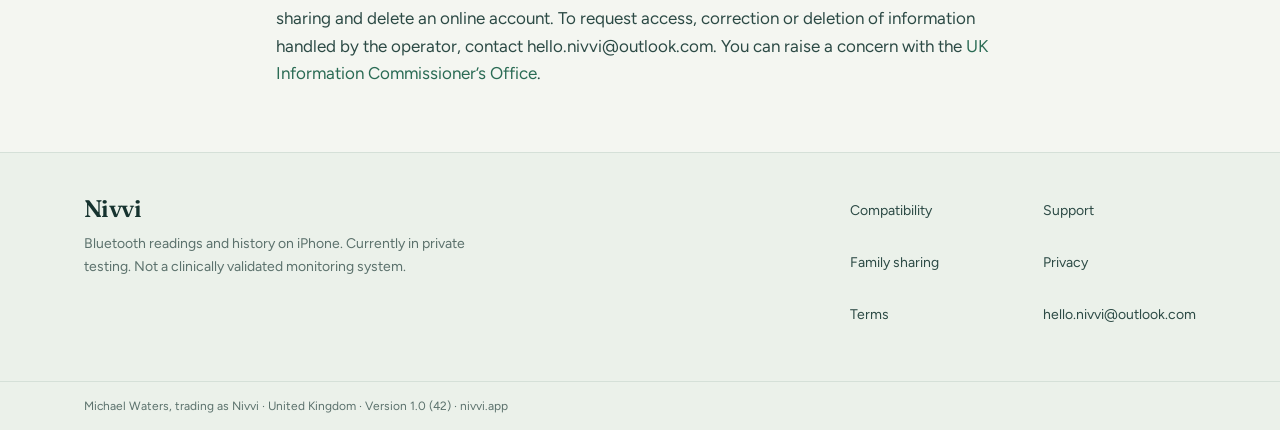
<file: privacy/index.html>
<!DOCTYPE html><html lang="en" class="antialiased"><head><meta name="twitter:card" content="summary_large_image"><meta property="og:title" content="Nivvi"><meta property="og:description" content="A calm iPhone app for caregivers. Live Bluetooth heart-rate readings on the phone nearby. Not a medical monitor."><meta charSet="utf-8"/><meta name="viewport" content="width=device-width, initial-scale=1"/><link rel="preload" as="image" href="/nivvi-icon.png"/><link rel="stylesheet" href="/assets/styles-CkrXW104.css" data-precedence="default"/><link rel="canonical" href="https://nivvi.app/privacy">
<meta property="og:url" content="https://nivvi.app/privacy">
<meta property="og:image" content="https://nivvi.app/og.jpg">
<meta name="twitter:image" content="https://nivvi.app/og.jpg">
<link rel="preconnect" href="https://fonts.googleapis.com">
<link rel="preconnect" href="https://fonts.gstatic.com" crossorigin>
<title>Privacy — Nivvi</title><meta name="description" content="Nivvi is an iPhone app for compatible Bluetooth heart-rate devices. Local history, optional alerts, and a private family-sharing test. Not a medical monitor."/><meta name="theme-color" content="#16332f"/><link rel="icon" type="image/svg+xml" href="/favicon.svg"/><link rel="apple-touch-icon" href="/nivvi-icon.png"/></head><body class="min-h-dvh bg-paper font-sans text-ink"><!--$--><div class="flex min-h-dvh flex-col"><header class="sticky top-0 z-40 border-b border-line/80 bg-paper/90 backdrop-blur-md"><div class="mx-auto flex h-16 max-w-6xl items-center justify-between px-5"><a href="/" class="flex items-center gap-2.5"><img src="/nivvi-icon.png" alt="" width="32" height="32" class="size-8 rounded-md outline outline-1 -outline-offset-1 outline-ink/10"/><span class="font-display text-xl font-semibold tracking-tight text-ink">Nivvi</span></a><nav class="hidden items-center gap-1 md:flex" aria-label="Main"><a href="/" class="rounded-md px-3 py-2 text-sm font-medium transition-colors text-muted hover:text-ink">Home</a><a href="/compatibility" class="rounded-md px-3 py-2 text-sm font-medium transition-colors text-muted hover:text-ink">Compatibility</a><a href="/support" class="rounded-md px-3 py-2 text-sm font-medium transition-colors text-muted hover:text-ink">Support</a><a href="/family" class="rounded-md px-3 py-2 text-sm font-medium transition-colors text-muted hover:text-ink">Family</a><a class="rounded-md px-3 py-2 text-sm font-medium transition-colors text-ink active" href="/privacy" data-status="active" aria-current="page">Privacy</a><a href="mailto:hello.nivvi@outlook.com" class="inline-flex items-center justify-center gap-2 whitespace-nowrap rounded-md font-semibold transition-[color,background-color,box-shadow,transform] duration-150 ease-out focus-visible:outline-none focus-visible:ring-2 focus-visible:ring-moss/40 disabled:pointer-events-none disabled:opacity-50 active:not-disabled:scale-[0.96] bg-moss text-moss-fg shadow-card hover:bg-moss-deep h-9 px-3.5 text-sm ml-2">Contact</a></nav><button type="button" class="inline-flex size-11 items-center justify-center rounded-md text-ink md:hidden" aria-expanded="false" id="menu-toggle" aria-controls="mobile-nav" aria-label="Open menu"><svg xmlns="http://www.w3.org/2000/svg" width="24" height="24" viewBox="0 0 24 24" fill="none" stroke="currentColor" stroke-width="2" stroke-linecap="round" stroke-linejoin="round" class="lucide lucide-menu size-5" aria-hidden="true"><path d="M4 12h16"></path><path d="M4 18h16"></path><path d="M4 6h16"></path></svg></button></div></header><main class="flex-1"><div class="mx-auto max-w-3xl px-5 pt-12 pb-8 md:pt-16"><p class="text-xs font-semibold tracking-[0.18em] text-moss uppercase">Privacy</p><h1 class="mt-3 font-display text-4xl leading-tight font-semibold tracking-tight md:text-5xl">What Nivvi stores, and what it does not.</h1><p class="mt-4 text-lg leading-relaxed text-muted">Effective 16 September 2026. This notice describes Nivvi 1.0 as currently built, including the optional family-sharing test.</p></div><article class="mx-auto max-w-3xl space-y-8 px-5 pb-16 text-[17px] leading-relaxed text-ink-soft"><section><h2 class="font-display text-2xl font-semibold text-ink">Who is responsible</h2><p class="mt-3">Michael Waters, trading as Nivvi<!-- -->, <!-- -->United Kingdom<!-- -->. Contact<!-- --> <a class="text-moss underline-offset-4 hover:underline" href="mailto:hello.nivvi@outlook.com">hello.nivvi@outlook.com</a>. A separate registered-business identity and postal service address have not been established for a commercial launch.</p></section><section><h2 class="font-display text-2xl font-semibold text-ink">On your iPhone</h2><p class="mt-3">Local monitoring needs no online account. The app stores profile name, date of birth, optional gender and avatar, heart-rate and oxygen readings where supported, connection and alert events, notes, alert settings and the selected Bluetooth identifier. Main history retains today and the previous 29 calendar days. Diagnostic captures from the first two minutes of a manual session are stored separately and are not automatically cleaned with that window.</p><p class="mt-3">There is no advertising SDK, analytics SDK, AI service or subscription billing in this build. Phone backups may include app data under your operating-system settings. Bluetooth and notification permissions are used only for connection, readings and alerts.</p></section><section><h2 class="font-display text-2xl font-semibold text-ink">Family sharing test</h2><p class="mt-3">When you enable sharing, the nearby iPhone sends the latest heart rate, supported oxygen value, timestamp, source description, connection status and alert state to the test server. Avatars, birth dates, notes and historical files are not included. The server stores email, a salted password hash, hashed session and invitation credentials, family label and membership. The latest snapshot overwrites the previous one and expires after 24 hours.</p><p class="mt-3">This is not end-to-end encryption. Someone with authorised administrative access to the host or database may access stored snapshots. Recipients may keep a screenshot. Stop sharing removes the hosted group and latest snapshot; delete online account removes that account. Local iPhone history is separate.</p></section><section><h2 class="font-display text-2xl font-semibold text-ink">This website</h2><p class="mt-3">These pages are hosted on Vercel and may process IP addresses and request metadata. Nivvi has not added forms, advertising, analytics scripts or tracking pixels. See<!-- --> <a class="text-moss underline-offset-4 hover:underline" href="https://vercel.com/legal/privacy-policy">Vercel’s privacy policy</a>. Support email is hosted by Microsoft Outlook.</p></section><section><h2 class="font-display text-2xl font-semibold text-ink">Children</h2><p class="mt-3">Nivvi is used by adults and can contain a child’s personal and health information. Use a nickname where practical. Only enter information you have authority to manage. The in-app sharing acknowledgement is not a completed legal assessment of UK GDPR Article 6 and Article 9 processing for a public commercial service.</p></section><section><h2 class="font-display text-2xl font-semibold text-ink">Your choices</h2><p class="mt-3">You can edit the profile, change its avatar, stop a session, export history, delete history, stop sharing and delete an online account. To request access, correction or deletion of information handled by the operator, contact <!-- -->hello.nivvi@outlook.com<!-- -->. You can raise a concern with the<!-- --> <a class="text-moss underline-offset-4 hover:underline" href="https://ico.org.uk/make-a-complaint/">UK Information Commissioner’s Office</a>.</p></section></article></main><footer class="mt-auto border-t border-line bg-paper-2/60"><div class="mx-auto flex max-w-6xl flex-col gap-8 px-5 py-10 md:flex-row md:items-start md:justify-between"><div class="max-w-sm"><p class="font-display text-2xl font-semibold tracking-tight">Nivvi</p><p class="mt-2 text-sm leading-relaxed text-muted">Bluetooth readings and history on iPhone. Currently in private testing. Not a clinically validated monitoring system.</p></div><div class="grid grid-cols-2 gap-x-10 gap-y-2 text-sm"><a href="/compatibility" class="min-h-11 py-2 text-ink-soft hover:text-ink">Compatibility</a><a href="/support" class="min-h-11 py-2 text-ink-soft hover:text-ink">Support</a><a href="/family" class="min-h-11 py-2 text-ink-soft hover:text-ink">Family sharing</a><a class="min-h-11 py-2 text-ink-soft hover:text-ink active" href="/privacy" data-status="active" aria-current="page">Privacy</a><a href="/terms" class="min-h-11 py-2 text-ink-soft hover:text-ink">Terms</a><a href="mailto:hello.nivvi@outlook.com" class="min-h-11 py-2 text-ink-soft hover:text-ink">hello.nivvi@outlook.com</a></div></div><div class="border-t border-line"><p class="mx-auto max-w-6xl px-5 py-4 text-xs text-muted">Michael Waters, trading as Nivvi<!-- --> · <!-- -->United Kingdom<!-- --> · Version <!-- -->1.0<!-- --> (<!-- -->42<!-- -->) · <!-- -->nivvi.app</p></div></footer></div><!--/$--><script src="/site.js" defer></script></body></html>
</file>
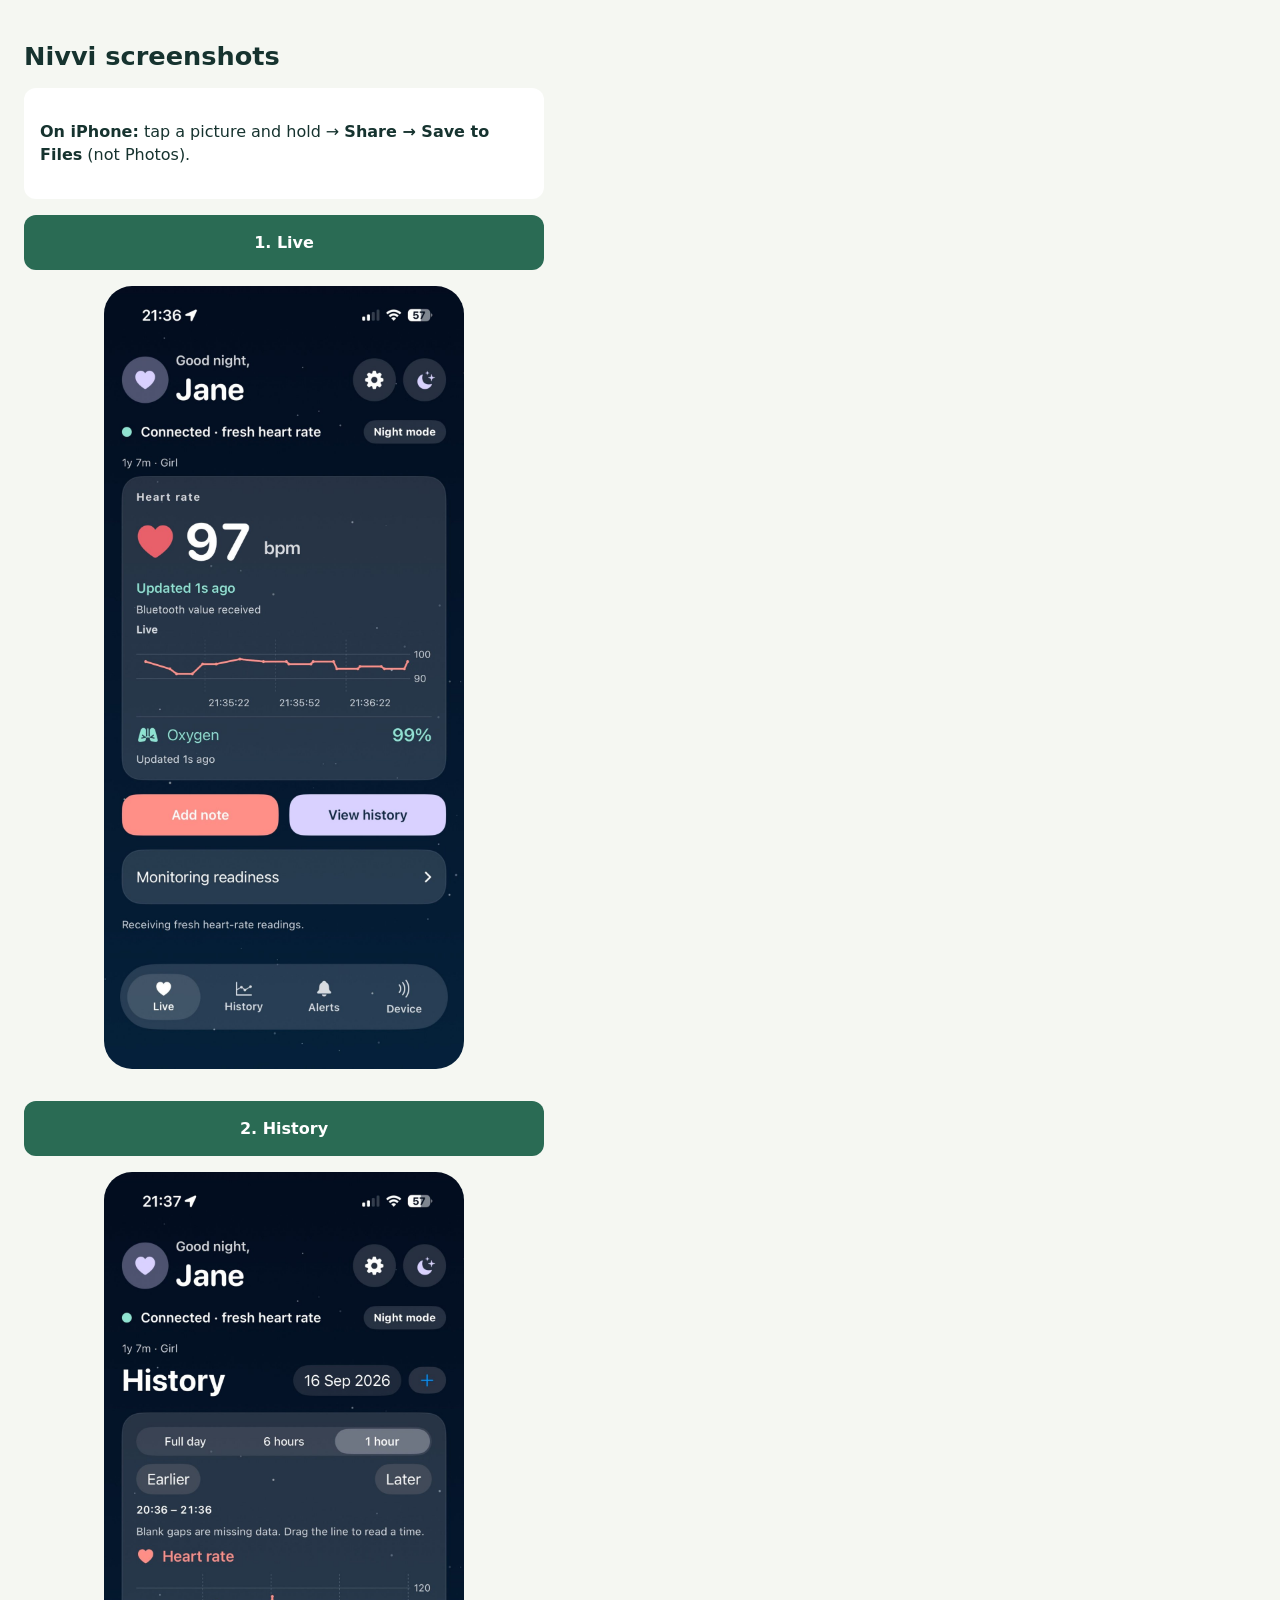
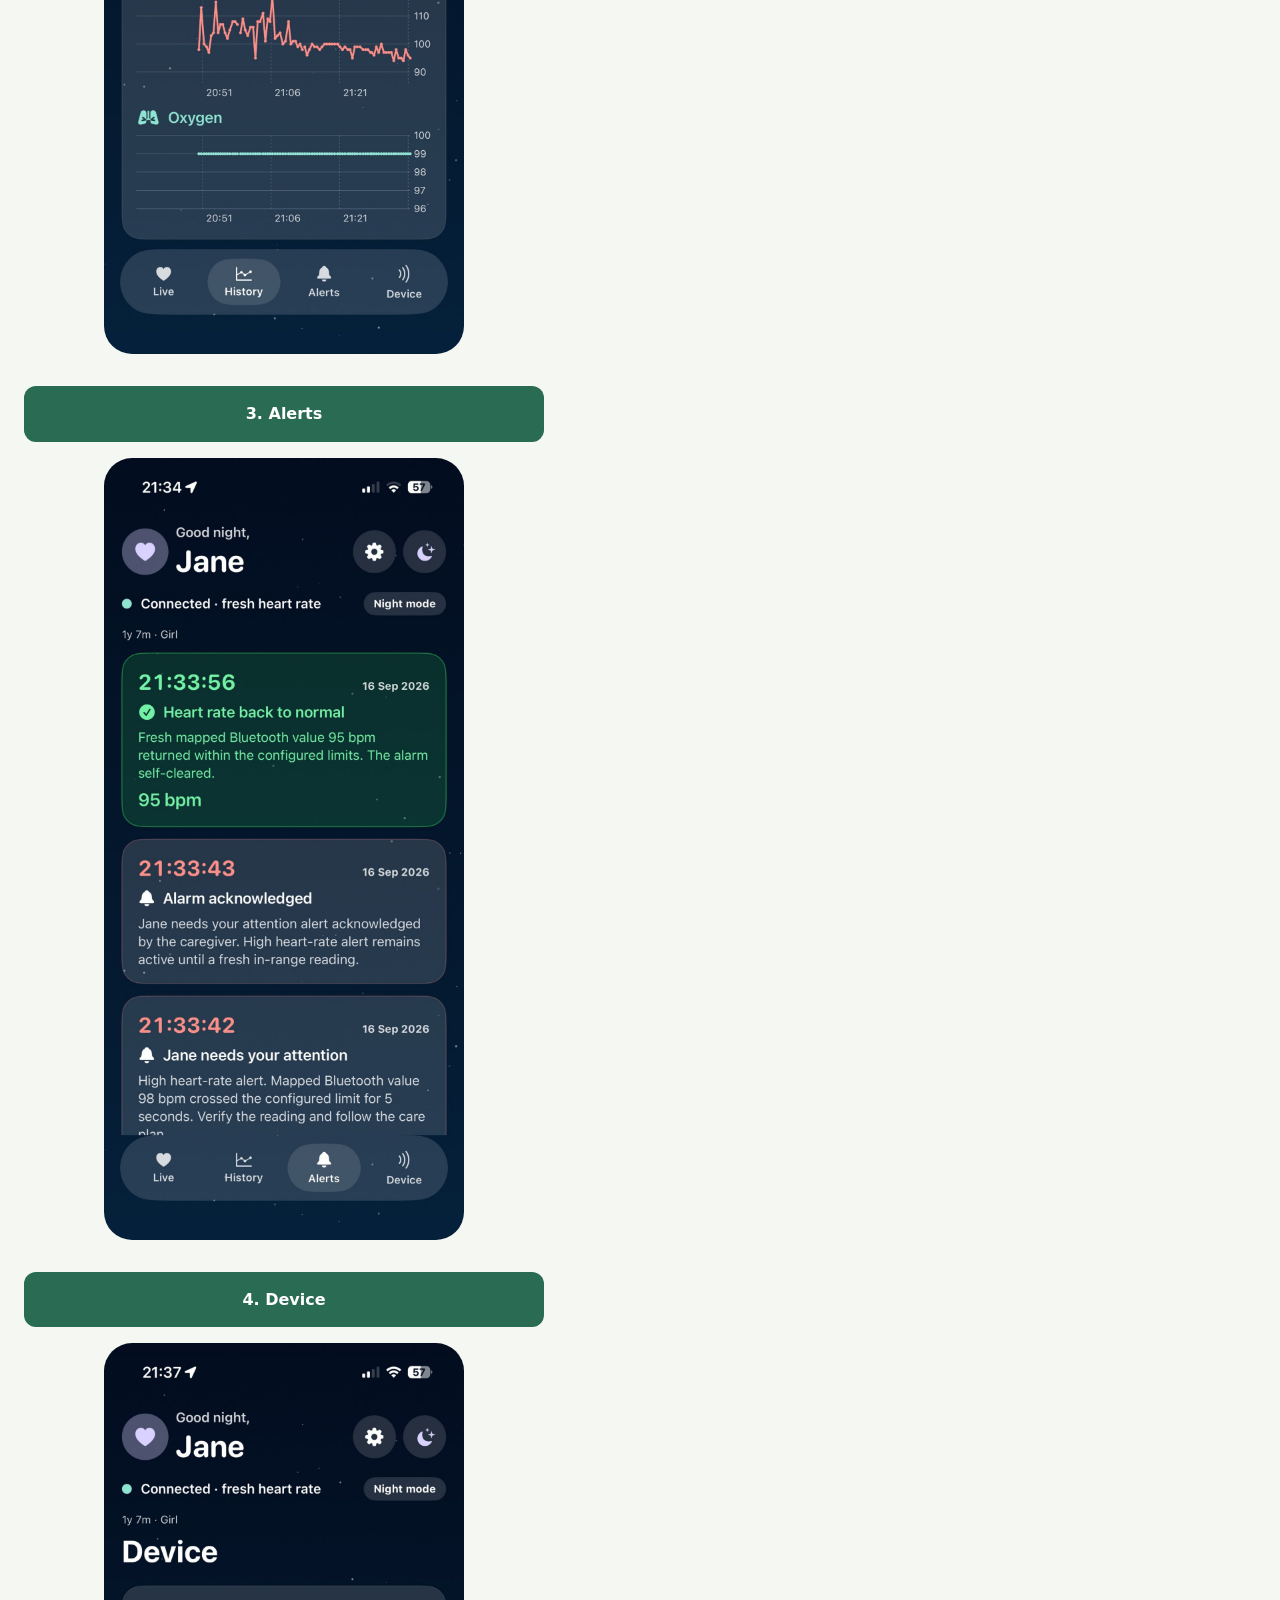
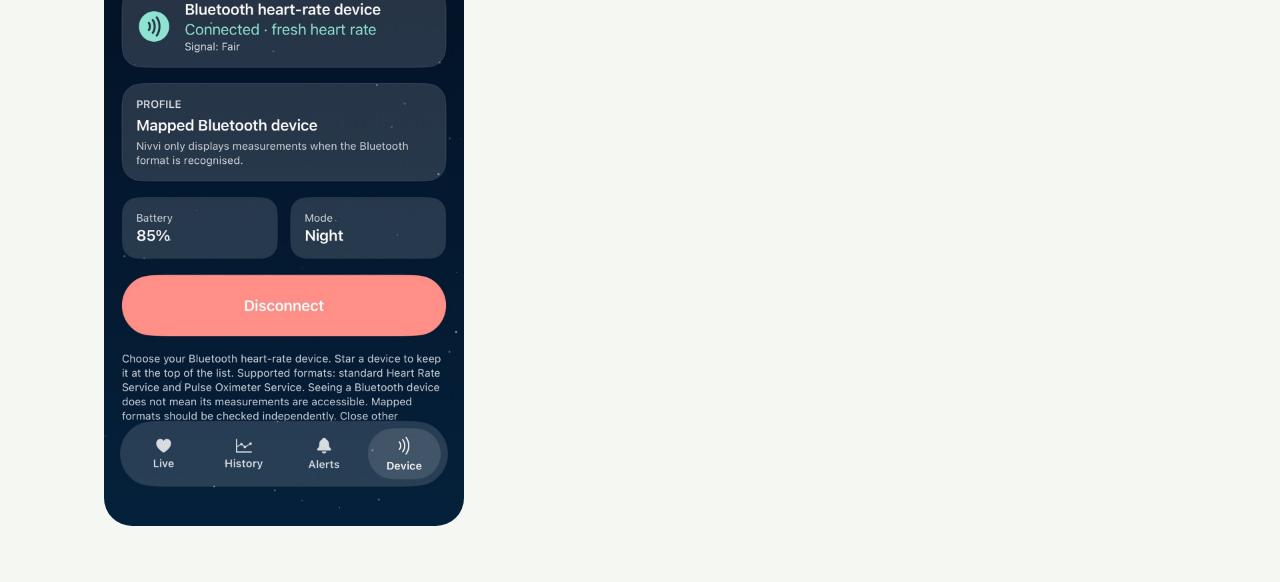
<file: screenshots/index.html>
<!DOCTYPE html>
<html lang="en">
<head>
<meta charset="utf-8">
<meta name="viewport" content="width=device-width, initial-scale=1">
<title>Nivvi App Store screenshots</title>
<style>
  body { font-family: -apple-system, system-ui, sans-serif; background:#f5f7f2; color:#16332f; margin:0; padding:24px; max-width:520px; }
  h1 { font-size: 1.6rem; }
  p { line-height: 1.45; }
  a.btn { display:block; background:#2a6b54; color:#fff; text-decoration:none; padding:16px; border-radius:12px; margin:12px 0; font-weight:700; text-align:center; }
  img { width:100%; max-width:360px; border-radius:28px; display:block; margin:12px auto 32px; background:#0b1c24; }
  .note { background:#fff; padding:16px; border-radius:12px; }
</style>
</head>
<body>
<h1>Nivvi screenshots</h1>
<div class="note">
<p><b>On iPhone:</b> tap a picture and hold → <b>Share → Save to Files</b> (not Photos).</p>
</div>
<p><a class="btn" href="/screenshots/01-home.png" download="01-home.png">1. Live</a></p>
<img src="/screenshots/01-home.jpg" alt="Nivvi Live">
<p><a class="btn" href="/screenshots/02-history.png" download="02-history.png">2. History</a></p>
<img src="/screenshots/02-history.jpg" alt="Nivvi History">
<p><a class="btn" href="/screenshots/04-alerts.png" download="04-alerts.png">3. Alerts</a></p>
<img src="/screenshots/04-alerts.jpg" alt="Nivvi Alerts">
<p><a class="btn" href="/screenshots/03-device.png" download="03-device.png">4. Device</a></p>
<img src="/screenshots/03-device.jpg" alt="Nivvi Device">
</body>
</html>
</file>
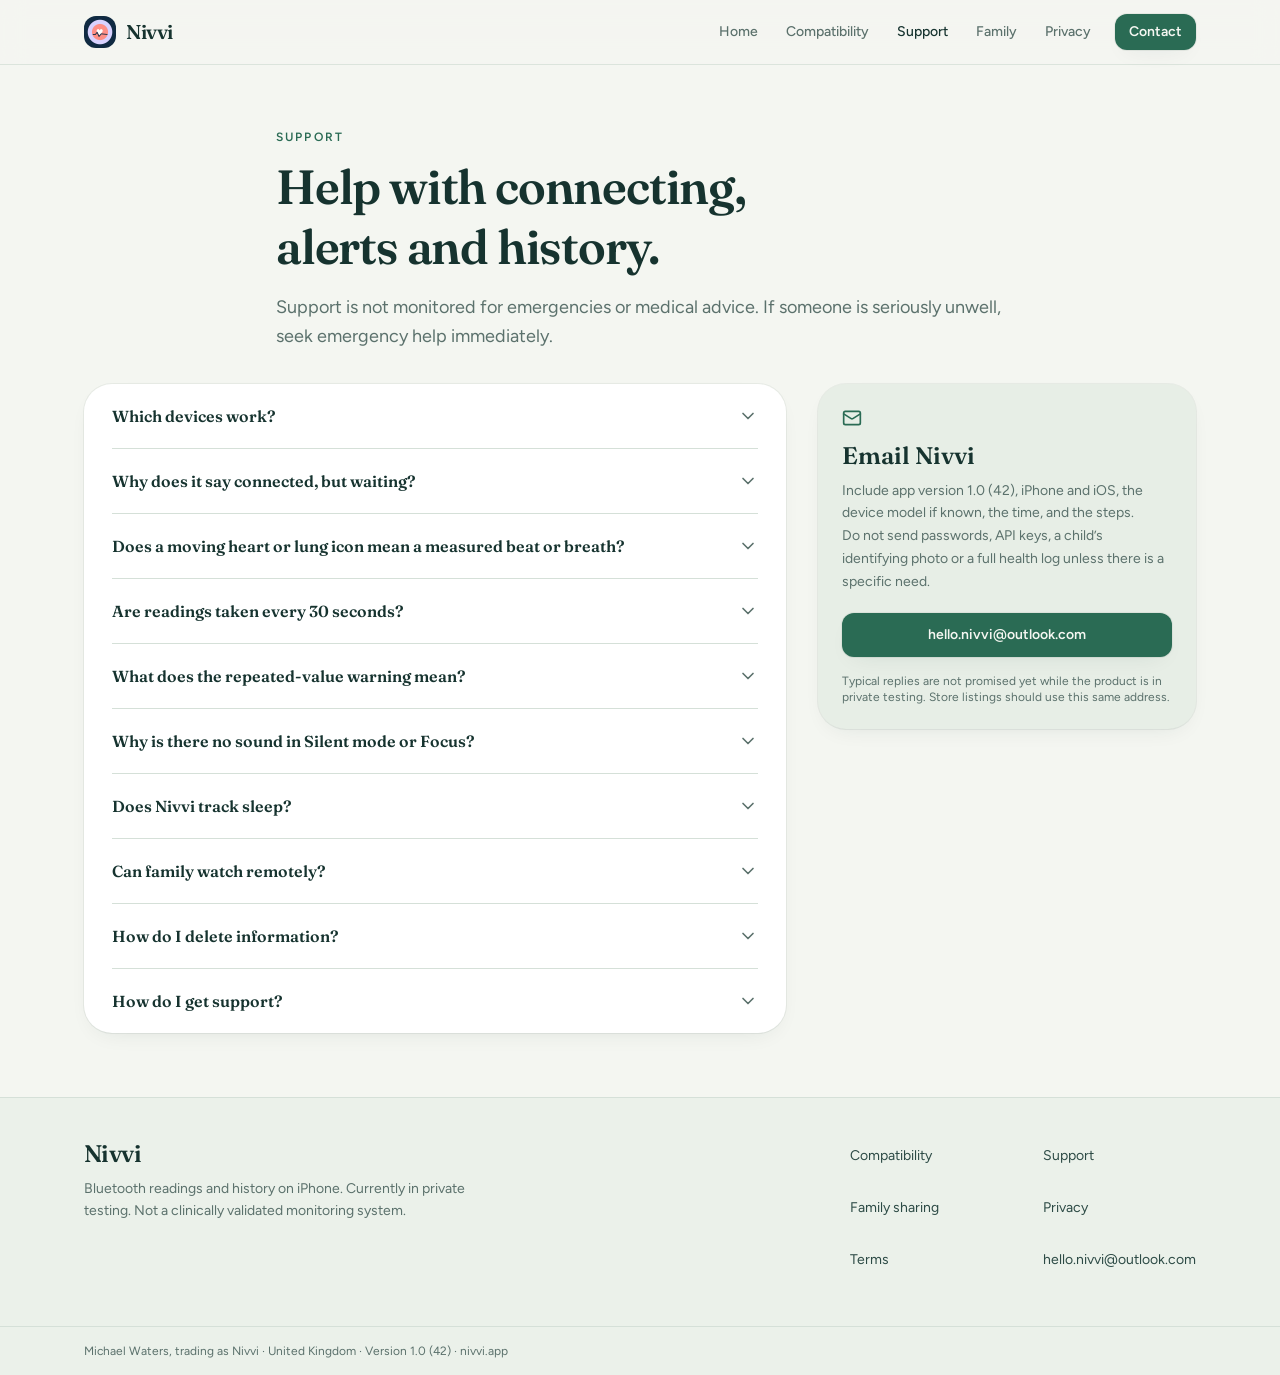
<file: support/index.html>
<!DOCTYPE html><html lang="en" class="antialiased"><head><meta name="twitter:card" content="summary_large_image"><meta property="og:title" content="Nivvi"><meta property="og:description" content="A calm iPhone app for caregivers. Live Bluetooth heart-rate readings on the phone nearby. Not a medical monitor."><meta charSet="utf-8"/><meta name="viewport" content="width=device-width, initial-scale=1"/><link rel="preload" as="image" href="/nivvi-icon.png"/><link rel="stylesheet" href="/assets/styles-CkrXW104.css" data-precedence="default"/><link rel="canonical" href="https://nivvi.app/support">
<meta property="og:url" content="https://nivvi.app/support">
<meta property="og:image" content="https://nivvi.app/og.jpg">
<meta name="twitter:image" content="https://nivvi.app/og.jpg">
<link rel="preconnect" href="https://fonts.googleapis.com">
<link rel="preconnect" href="https://fonts.gstatic.com" crossorigin>
<title>Support — Nivvi</title><meta name="description" content="Nivvi is an iPhone app for compatible Bluetooth heart-rate devices. Local history, optional alerts, and a private family-sharing test. Not a medical monitor."/><meta name="theme-color" content="#16332f"/><link rel="icon" type="image/svg+xml" href="/favicon.svg"/><link rel="apple-touch-icon" href="/nivvi-icon.png"/></head><body class="min-h-dvh bg-paper font-sans text-ink"><!--$--><div class="flex min-h-dvh flex-col"><header class="sticky top-0 z-40 border-b border-line/80 bg-paper/90 backdrop-blur-md"><div class="mx-auto flex h-16 max-w-6xl items-center justify-between px-5"><a href="/" class="flex items-center gap-2.5"><img src="/nivvi-icon.png" alt="" width="32" height="32" class="size-8 rounded-md outline outline-1 -outline-offset-1 outline-ink/10"/><span class="font-display text-xl font-semibold tracking-tight text-ink">Nivvi</span></a><nav class="hidden items-center gap-1 md:flex" aria-label="Main"><a href="/" class="rounded-md px-3 py-2 text-sm font-medium transition-colors text-muted hover:text-ink">Home</a><a href="/compatibility" class="rounded-md px-3 py-2 text-sm font-medium transition-colors text-muted hover:text-ink">Compatibility</a><a class="rounded-md px-3 py-2 text-sm font-medium transition-colors text-ink active" href="/support" data-status="active" aria-current="page">Support</a><a href="/family" class="rounded-md px-3 py-2 text-sm font-medium transition-colors text-muted hover:text-ink">Family</a><a href="/privacy" class="rounded-md px-3 py-2 text-sm font-medium transition-colors text-muted hover:text-ink">Privacy</a><a href="mailto:hello.nivvi@outlook.com" class="inline-flex items-center justify-center gap-2 whitespace-nowrap rounded-md font-semibold transition-[color,background-color,box-shadow,transform] duration-150 ease-out focus-visible:outline-none focus-visible:ring-2 focus-visible:ring-moss/40 disabled:pointer-events-none disabled:opacity-50 active:not-disabled:scale-[0.96] bg-moss text-moss-fg shadow-card hover:bg-moss-deep h-9 px-3.5 text-sm ml-2">Contact</a></nav><button type="button" class="inline-flex size-11 items-center justify-center rounded-md text-ink md:hidden" aria-expanded="false" id="menu-toggle" aria-controls="mobile-nav" aria-label="Open menu"><svg xmlns="http://www.w3.org/2000/svg" width="24" height="24" viewBox="0 0 24 24" fill="none" stroke="currentColor" stroke-width="2" stroke-linecap="round" stroke-linejoin="round" class="lucide lucide-menu size-5" aria-hidden="true"><path d="M4 12h16"></path><path d="M4 18h16"></path><path d="M4 6h16"></path></svg></button></div></header><main class="flex-1"><div class="mx-auto max-w-3xl px-5 pt-12 pb-8 md:pt-16"><p class="text-xs font-semibold tracking-[0.18em] text-moss uppercase">Support</p><h1 class="mt-3 font-display text-4xl leading-tight font-semibold tracking-tight md:text-5xl">Help with connecting, alerts and history.</h1><p class="mt-4 text-lg leading-relaxed text-muted">Support is not monitored for emergencies or medical advice. If someone is seriously unwell, seek emergency help immediately.</p></div><div class="mx-auto grid max-w-6xl gap-8 px-5 pb-16 lg:grid-cols-[1.3fr_0.7fr]"><div class="rounded-xl bg-panel px-5 shadow-card md:px-7"><div data-orientation="vertical"><div data-state="closed" data-orientation="vertical" class="border-b border-line last:border-b-0"><h3 data-orientation="vertical" data-state="closed" class="flex"><button type="button" aria-expanded="false" data-state="closed" data-orientation="vertical" id="radix-_R_2qd6_" class="flex flex-1 items-center justify-between gap-4 py-5 text-left text-base font-semibold text-ink transition-colors hover:text-moss [&amp;[data-state=open]&gt;svg]:rotate-180" data-radix-collection-item="">Which devices work?<svg xmlns="http://www.w3.org/2000/svg" width="24" height="24" viewBox="0 0 24 24" fill="none" stroke="currentColor" stroke-width="2" stroke-linecap="round" stroke-linejoin="round" class="lucide lucide-chevron-down size-5 shrink-0 text-muted transition-transform duration-200" aria-hidden="true"><path d="m6 9 6 6 6-6"></path></svg></button></h3><div data-state="closed" id="radix-_R_12qd6_" hidden="" role="region" aria-labelledby="radix-_R_2qd6_" data-orientation="vertical" class="overflow-hidden text-muted" style="--radix-accordion-content-height:var(--radix-collapsible-content-height);--radix-accordion-content-width:var(--radix-collapsible-content-width)"></div></div><div data-state="closed" data-orientation="vertical" class="border-b border-line last:border-b-0"><h3 data-orientation="vertical" data-state="closed" class="flex"><button type="button" aria-expanded="false" data-state="closed" data-orientation="vertical" id="radix-_R_4qd6_" class="flex flex-1 items-center justify-between gap-4 py-5 text-left text-base font-semibold text-ink transition-colors hover:text-moss [&amp;[data-state=open]&gt;svg]:rotate-180" data-radix-collection-item="">Why does it say connected, but waiting?<svg xmlns="http://www.w3.org/2000/svg" width="24" height="24" viewBox="0 0 24 24" fill="none" stroke="currentColor" stroke-width="2" stroke-linecap="round" stroke-linejoin="round" class="lucide lucide-chevron-down size-5 shrink-0 text-muted transition-transform duration-200" aria-hidden="true"><path d="m6 9 6 6 6-6"></path></svg></button></h3><div data-state="closed" id="radix-_R_14qd6_" hidden="" role="region" aria-labelledby="radix-_R_4qd6_" data-orientation="vertical" class="overflow-hidden text-muted" style="--radix-accordion-content-height:var(--radix-collapsible-content-height);--radix-accordion-content-width:var(--radix-collapsible-content-width)"></div></div><div data-state="closed" data-orientation="vertical" class="border-b border-line last:border-b-0"><h3 data-orientation="vertical" data-state="closed" class="flex"><button type="button" aria-expanded="false" data-state="closed" data-orientation="vertical" id="radix-_R_6qd6_" class="flex flex-1 items-center justify-between gap-4 py-5 text-left text-base font-semibold text-ink transition-colors hover:text-moss [&amp;[data-state=open]&gt;svg]:rotate-180" data-radix-collection-item="">Does a moving heart or lung icon mean a measured beat or breath?<svg xmlns="http://www.w3.org/2000/svg" width="24" height="24" viewBox="0 0 24 24" fill="none" stroke="currentColor" stroke-width="2" stroke-linecap="round" stroke-linejoin="round" class="lucide lucide-chevron-down size-5 shrink-0 text-muted transition-transform duration-200" aria-hidden="true"><path d="m6 9 6 6 6-6"></path></svg></button></h3><div data-state="closed" id="radix-_R_16qd6_" hidden="" role="region" aria-labelledby="radix-_R_6qd6_" data-orientation="vertical" class="overflow-hidden text-muted" style="--radix-accordion-content-height:var(--radix-collapsible-content-height);--radix-accordion-content-width:var(--radix-collapsible-content-width)"></div></div><div data-state="closed" data-orientation="vertical" class="border-b border-line last:border-b-0"><h3 data-orientation="vertical" data-state="closed" class="flex"><button type="button" aria-expanded="false" data-state="closed" data-orientation="vertical" id="radix-_R_8qd6_" class="flex flex-1 items-center justify-between gap-4 py-5 text-left text-base font-semibold text-ink transition-colors hover:text-moss [&amp;[data-state=open]&gt;svg]:rotate-180" data-radix-collection-item="">Are readings taken every 30 seconds?<svg xmlns="http://www.w3.org/2000/svg" width="24" height="24" viewBox="0 0 24 24" fill="none" stroke="currentColor" stroke-width="2" stroke-linecap="round" stroke-linejoin="round" class="lucide lucide-chevron-down size-5 shrink-0 text-muted transition-transform duration-200" aria-hidden="true"><path d="m6 9 6 6 6-6"></path></svg></button></h3><div data-state="closed" id="radix-_R_18qd6_" hidden="" role="region" aria-labelledby="radix-_R_8qd6_" data-orientation="vertical" class="overflow-hidden text-muted" style="--radix-accordion-content-height:var(--radix-collapsible-content-height);--radix-accordion-content-width:var(--radix-collapsible-content-width)"></div></div><div data-state="closed" data-orientation="vertical" class="border-b border-line last:border-b-0"><h3 data-orientation="vertical" data-state="closed" class="flex"><button type="button" aria-expanded="false" data-state="closed" data-orientation="vertical" id="radix-_R_aqd6_" class="flex flex-1 items-center justify-between gap-4 py-5 text-left text-base font-semibold text-ink transition-colors hover:text-moss [&amp;[data-state=open]&gt;svg]:rotate-180" data-radix-collection-item="">What does the repeated-value warning mean?<svg xmlns="http://www.w3.org/2000/svg" width="24" height="24" viewBox="0 0 24 24" fill="none" stroke="currentColor" stroke-width="2" stroke-linecap="round" stroke-linejoin="round" class="lucide lucide-chevron-down size-5 shrink-0 text-muted transition-transform duration-200" aria-hidden="true"><path d="m6 9 6 6 6-6"></path></svg></button></h3><div data-state="closed" id="radix-_R_1aqd6_" hidden="" role="region" aria-labelledby="radix-_R_aqd6_" data-orientation="vertical" class="overflow-hidden text-muted" style="--radix-accordion-content-height:var(--radix-collapsible-content-height);--radix-accordion-content-width:var(--radix-collapsible-content-width)"></div></div><div data-state="closed" data-orientation="vertical" class="border-b border-line last:border-b-0"><h3 data-orientation="vertical" data-state="closed" class="flex"><button type="button" aria-expanded="false" data-state="closed" data-orientation="vertical" id="radix-_R_cqd6_" class="flex flex-1 items-center justify-between gap-4 py-5 text-left text-base font-semibold text-ink transition-colors hover:text-moss [&amp;[data-state=open]&gt;svg]:rotate-180" data-radix-collection-item="">Why is there no sound in Silent mode or Focus?<svg xmlns="http://www.w3.org/2000/svg" width="24" height="24" viewBox="0 0 24 24" fill="none" stroke="currentColor" stroke-width="2" stroke-linecap="round" stroke-linejoin="round" class="lucide lucide-chevron-down size-5 shrink-0 text-muted transition-transform duration-200" aria-hidden="true"><path d="m6 9 6 6 6-6"></path></svg></button></h3><div data-state="closed" id="radix-_R_1cqd6_" hidden="" role="region" aria-labelledby="radix-_R_cqd6_" data-orientation="vertical" class="overflow-hidden text-muted" style="--radix-accordion-content-height:var(--radix-collapsible-content-height);--radix-accordion-content-width:var(--radix-collapsible-content-width)"></div></div><div data-state="closed" data-orientation="vertical" class="border-b border-line last:border-b-0"><h3 data-orientation="vertical" data-state="closed" class="flex"><button type="button" aria-expanded="false" data-state="closed" data-orientation="vertical" id="radix-_R_eqd6_" class="flex flex-1 items-center justify-between gap-4 py-5 text-left text-base font-semibold text-ink transition-colors hover:text-moss [&amp;[data-state=open]&gt;svg]:rotate-180" data-radix-collection-item="">Does Nivvi track sleep?<svg xmlns="http://www.w3.org/2000/svg" width="24" height="24" viewBox="0 0 24 24" fill="none" stroke="currentColor" stroke-width="2" stroke-linecap="round" stroke-linejoin="round" class="lucide lucide-chevron-down size-5 shrink-0 text-muted transition-transform duration-200" aria-hidden="true"><path d="m6 9 6 6 6-6"></path></svg></button></h3><div data-state="closed" id="radix-_R_1eqd6_" hidden="" role="region" aria-labelledby="radix-_R_eqd6_" data-orientation="vertical" class="overflow-hidden text-muted" style="--radix-accordion-content-height:var(--radix-collapsible-content-height);--radix-accordion-content-width:var(--radix-collapsible-content-width)"></div></div><div data-state="closed" data-orientation="vertical" class="border-b border-line last:border-b-0"><h3 data-orientation="vertical" data-state="closed" class="flex"><button type="button" aria-expanded="false" data-state="closed" data-orientation="vertical" id="radix-_R_gqd6_" class="flex flex-1 items-center justify-between gap-4 py-5 text-left text-base font-semibold text-ink transition-colors hover:text-moss [&amp;[data-state=open]&gt;svg]:rotate-180" data-radix-collection-item="">Can family watch remotely?<svg xmlns="http://www.w3.org/2000/svg" width="24" height="24" viewBox="0 0 24 24" fill="none" stroke="currentColor" stroke-width="2" stroke-linecap="round" stroke-linejoin="round" class="lucide lucide-chevron-down size-5 shrink-0 text-muted transition-transform duration-200" aria-hidden="true"><path d="m6 9 6 6 6-6"></path></svg></button></h3><div data-state="closed" id="radix-_R_1gqd6_" hidden="" role="region" aria-labelledby="radix-_R_gqd6_" data-orientation="vertical" class="overflow-hidden text-muted" style="--radix-accordion-content-height:var(--radix-collapsible-content-height);--radix-accordion-content-width:var(--radix-collapsible-content-width)"></div></div><div data-state="closed" data-orientation="vertical" class="border-b border-line last:border-b-0"><h3 data-orientation="vertical" data-state="closed" class="flex"><button type="button" aria-expanded="false" data-state="closed" data-orientation="vertical" id="radix-_R_iqd6_" class="flex flex-1 items-center justify-between gap-4 py-5 text-left text-base font-semibold text-ink transition-colors hover:text-moss [&amp;[data-state=open]&gt;svg]:rotate-180" data-radix-collection-item="">How do I delete information?<svg xmlns="http://www.w3.org/2000/svg" width="24" height="24" viewBox="0 0 24 24" fill="none" stroke="currentColor" stroke-width="2" stroke-linecap="round" stroke-linejoin="round" class="lucide lucide-chevron-down size-5 shrink-0 text-muted transition-transform duration-200" aria-hidden="true"><path d="m6 9 6 6 6-6"></path></svg></button></h3><div data-state="closed" id="radix-_R_1iqd6_" hidden="" role="region" aria-labelledby="radix-_R_iqd6_" data-orientation="vertical" class="overflow-hidden text-muted" style="--radix-accordion-content-height:var(--radix-collapsible-content-height);--radix-accordion-content-width:var(--radix-collapsible-content-width)"></div></div><div data-state="closed" data-orientation="vertical" class="border-b border-line last:border-b-0"><h3 data-orientation="vertical" data-state="closed" class="flex"><button type="button" aria-expanded="false" data-state="closed" data-orientation="vertical" id="radix-_R_kqd6_" class="flex flex-1 items-center justify-between gap-4 py-5 text-left text-base font-semibold text-ink transition-colors hover:text-moss [&amp;[data-state=open]&gt;svg]:rotate-180" data-radix-collection-item="">How do I get support?<svg xmlns="http://www.w3.org/2000/svg" width="24" height="24" viewBox="0 0 24 24" fill="none" stroke="currentColor" stroke-width="2" stroke-linecap="round" stroke-linejoin="round" class="lucide lucide-chevron-down size-5 shrink-0 text-muted transition-transform duration-200" aria-hidden="true"><path d="m6 9 6 6 6-6"></path></svg></button></h3><div data-state="closed" id="radix-_R_1kqd6_" hidden="" role="region" aria-labelledby="radix-_R_kqd6_" data-orientation="vertical" class="overflow-hidden text-muted" style="--radix-accordion-content-height:var(--radix-collapsible-content-height);--radix-accordion-content-width:var(--radix-collapsible-content-width)"></div></div></div></div><aside class="h-fit rounded-xl bg-paper-2 p-6 shadow-card"><svg xmlns="http://www.w3.org/2000/svg" width="24" height="24" viewBox="0 0 24 24" fill="none" stroke="currentColor" stroke-width="2" stroke-linecap="round" stroke-linejoin="round" class="lucide lucide-mail size-5 text-moss" aria-hidden="true"><path d="m22 7-8.991 5.727a2 2 0 0 1-2.009 0L2 7"></path><rect x="2" y="4" width="20" height="16" rx="2"></rect></svg><h2 class="mt-3 font-display text-2xl font-semibold">Email Nivvi</h2><p class="mt-2 text-sm leading-relaxed text-muted">Include app version <!-- -->1.0<!-- --> (<!-- -->42<!-- -->), iPhone and iOS, the device model if known, the time, and the steps. Do not send passwords, API keys, a child’s identifying photo or a full health log unless there is a specific need.</p><a href="mailto:hello.nivvi@outlook.com" class="inline-flex items-center justify-center gap-2 whitespace-nowrap rounded-md text-sm font-semibold transition-[color,background-color,box-shadow,transform] duration-150 ease-out focus-visible:outline-none focus-visible:ring-2 focus-visible:ring-moss/40 disabled:pointer-events-none disabled:opacity-50 active:not-disabled:scale-[0.96] bg-moss text-moss-fg shadow-card hover:bg-moss-deep h-11 px-5 mt-5 w-full">hello.nivvi@outlook.com</a><p class="mt-4 text-xs text-muted">Typical replies are not promised yet while the product is in private testing. Store listings should use this same address.</p></aside></div></main><footer class="mt-auto border-t border-line bg-paper-2/60"><div class="mx-auto flex max-w-6xl flex-col gap-8 px-5 py-10 md:flex-row md:items-start md:justify-between"><div class="max-w-sm"><p class="font-display text-2xl font-semibold tracking-tight">Nivvi</p><p class="mt-2 text-sm leading-relaxed text-muted">Bluetooth readings and history on iPhone. Currently in private testing. Not a clinically validated monitoring system.</p></div><div class="grid grid-cols-2 gap-x-10 gap-y-2 text-sm"><a href="/compatibility" class="min-h-11 py-2 text-ink-soft hover:text-ink">Compatibility</a><a class="min-h-11 py-2 text-ink-soft hover:text-ink active" href="/support" data-status="active" aria-current="page">Support</a><a href="/family" class="min-h-11 py-2 text-ink-soft hover:text-ink">Family sharing</a><a href="/privacy" class="min-h-11 py-2 text-ink-soft hover:text-ink">Privacy</a><a href="/terms" class="min-h-11 py-2 text-ink-soft hover:text-ink">Terms</a><a href="mailto:hello.nivvi@outlook.com" class="min-h-11 py-2 text-ink-soft hover:text-ink">hello.nivvi@outlook.com</a></div></div><div class="border-t border-line"><p class="mx-auto max-w-6xl px-5 py-4 text-xs text-muted">Michael Waters, trading as Nivvi<!-- --> · <!-- -->United Kingdom<!-- --> · Version <!-- -->1.0<!-- --> (<!-- -->42<!-- -->) · <!-- -->nivvi.app</p></div></footer></div><!--/$--><script src="/site.js" defer></script></body></html>
</file>
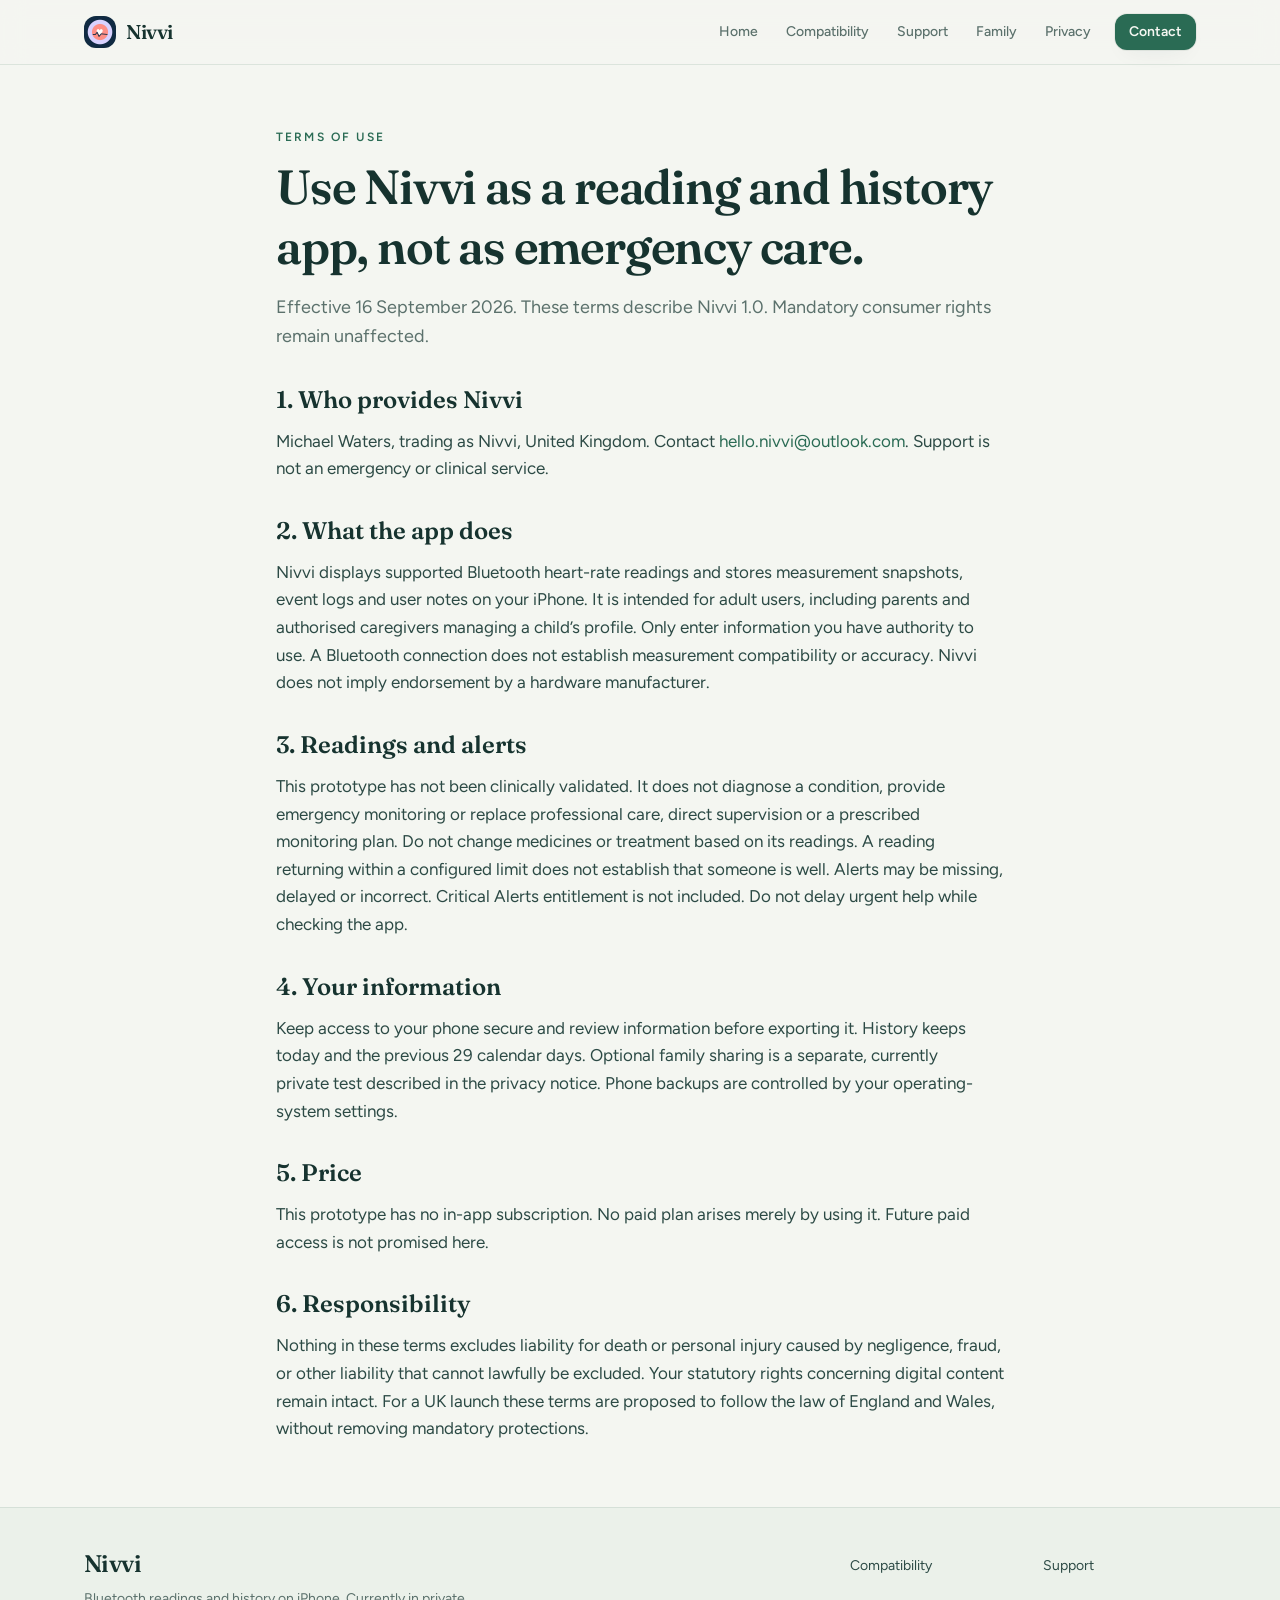
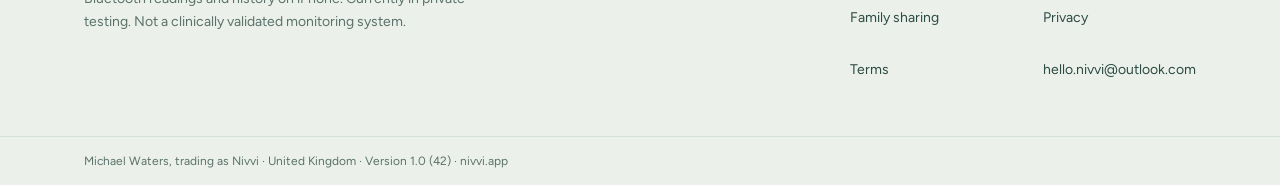
<file: terms/index.html>
<!DOCTYPE html><html lang="en" class="antialiased"><head><meta name="twitter:card" content="summary_large_image"><meta property="og:title" content="Nivvi"><meta property="og:description" content="A calm iPhone app for caregivers. Live Bluetooth heart-rate readings on the phone nearby. Not a medical monitor."><meta charSet="utf-8"/><meta name="viewport" content="width=device-width, initial-scale=1"/><link rel="preload" as="image" href="/nivvi-icon.png"/><link rel="stylesheet" href="/assets/styles-CkrXW104.css" data-precedence="default"/><link rel="canonical" href="https://nivvi.app/terms">
<meta property="og:url" content="https://nivvi.app/terms">
<meta property="og:image" content="https://nivvi.app/og.jpg">
<meta name="twitter:image" content="https://nivvi.app/og.jpg">
<link rel="preconnect" href="https://fonts.googleapis.com">
<link rel="preconnect" href="https://fonts.gstatic.com" crossorigin>
<title>Terms — Nivvi</title><meta name="description" content="Nivvi is an iPhone app for compatible Bluetooth heart-rate devices. Local history, optional alerts, and a private family-sharing test. Not a medical monitor."/><meta name="theme-color" content="#16332f"/><link rel="icon" type="image/svg+xml" href="/favicon.svg"/><link rel="apple-touch-icon" href="/nivvi-icon.png"/></head><body class="min-h-dvh bg-paper font-sans text-ink"><!--$--><div class="flex min-h-dvh flex-col"><header class="sticky top-0 z-40 border-b border-line/80 bg-paper/90 backdrop-blur-md"><div class="mx-auto flex h-16 max-w-6xl items-center justify-between px-5"><a href="/" class="flex items-center gap-2.5"><img src="/nivvi-icon.png" alt="" width="32" height="32" class="size-8 rounded-md outline outline-1 -outline-offset-1 outline-ink/10"/><span class="font-display text-xl font-semibold tracking-tight text-ink">Nivvi</span></a><nav class="hidden items-center gap-1 md:flex" aria-label="Main"><a href="/" class="rounded-md px-3 py-2 text-sm font-medium transition-colors text-muted hover:text-ink">Home</a><a href="/compatibility" class="rounded-md px-3 py-2 text-sm font-medium transition-colors text-muted hover:text-ink">Compatibility</a><a href="/support" class="rounded-md px-3 py-2 text-sm font-medium transition-colors text-muted hover:text-ink">Support</a><a href="/family" class="rounded-md px-3 py-2 text-sm font-medium transition-colors text-muted hover:text-ink">Family</a><a href="/privacy" class="rounded-md px-3 py-2 text-sm font-medium transition-colors text-muted hover:text-ink">Privacy</a><a href="mailto:hello.nivvi@outlook.com" class="inline-flex items-center justify-center gap-2 whitespace-nowrap rounded-md font-semibold transition-[color,background-color,box-shadow,transform] duration-150 ease-out focus-visible:outline-none focus-visible:ring-2 focus-visible:ring-moss/40 disabled:pointer-events-none disabled:opacity-50 active:not-disabled:scale-[0.96] bg-moss text-moss-fg shadow-card hover:bg-moss-deep h-9 px-3.5 text-sm ml-2">Contact</a></nav><button type="button" class="inline-flex size-11 items-center justify-center rounded-md text-ink md:hidden" aria-expanded="false" id="menu-toggle" aria-controls="mobile-nav" aria-label="Open menu"><svg xmlns="http://www.w3.org/2000/svg" width="24" height="24" viewBox="0 0 24 24" fill="none" stroke="currentColor" stroke-width="2" stroke-linecap="round" stroke-linejoin="round" class="lucide lucide-menu size-5" aria-hidden="true"><path d="M4 12h16"></path><path d="M4 18h16"></path><path d="M4 6h16"></path></svg></button></div></header><main class="flex-1"><div class="mx-auto max-w-3xl px-5 pt-12 pb-8 md:pt-16"><p class="text-xs font-semibold tracking-[0.18em] text-moss uppercase">Terms of use</p><h1 class="mt-3 font-display text-4xl leading-tight font-semibold tracking-tight md:text-5xl">Use Nivvi as a reading and history app, not as emergency care.</h1><p class="mt-4 text-lg leading-relaxed text-muted">Effective 16 September 2026. These terms describe Nivvi 1.0. Mandatory consumer rights remain unaffected.</p></div><article class="mx-auto max-w-3xl space-y-8 px-5 pb-16 text-[17px] leading-relaxed text-ink-soft"><section><h2 class="font-display text-2xl font-semibold text-ink">1. Who provides Nivvi</h2><p class="mt-3">Michael Waters, trading as Nivvi<!-- -->, <!-- -->United Kingdom<!-- -->. Contact<!-- --> <a class="text-moss underline-offset-4 hover:underline" href="mailto:hello.nivvi@outlook.com">hello.nivvi@outlook.com</a>. Support is not an emergency or clinical service.</p></section><section><h2 class="font-display text-2xl font-semibold text-ink">2. What the app does</h2><p class="mt-3">Nivvi displays supported Bluetooth heart-rate readings and stores measurement snapshots, event logs and user notes on your iPhone. It is intended for adult users, including parents and authorised caregivers managing a child’s profile. Only enter information you have authority to use. A Bluetooth connection does not establish measurement compatibility or accuracy. Nivvi does not imply endorsement by a hardware manufacturer.</p></section><section><h2 class="font-display text-2xl font-semibold text-ink">3. Readings and alerts</h2><p class="mt-3">This prototype has not been clinically validated. It does not diagnose a condition, provide emergency monitoring or replace professional care, direct supervision or a prescribed monitoring plan. Do not change medicines or treatment based on its readings. A reading returning within a configured limit does not establish that someone is well. Alerts may be missing, delayed or incorrect. Critical Alerts entitlement is not included. Do not delay urgent help while checking the app.</p></section><section><h2 class="font-display text-2xl font-semibold text-ink">4. Your information</h2><p class="mt-3">Keep access to your phone secure and review information before exporting it. History keeps today and the previous 29 calendar days. Optional family sharing is a separate, currently private test described in the privacy notice. Phone backups are controlled by your operating-system settings.</p></section><section><h2 class="font-display text-2xl font-semibold text-ink">5. Price</h2><p class="mt-3">This prototype has no in-app subscription. No paid plan arises merely by using it. Future paid access is not promised here.</p></section><section><h2 class="font-display text-2xl font-semibold text-ink">6. Responsibility</h2><p class="mt-3">Nothing in these terms excludes liability for death or personal injury caused by negligence, fraud, or other liability that cannot lawfully be excluded. Your statutory rights concerning digital content remain intact. For a UK launch these terms are proposed to follow the law of England and Wales, without removing mandatory protections.</p></section></article></main><footer class="mt-auto border-t border-line bg-paper-2/60"><div class="mx-auto flex max-w-6xl flex-col gap-8 px-5 py-10 md:flex-row md:items-start md:justify-between"><div class="max-w-sm"><p class="font-display text-2xl font-semibold tracking-tight">Nivvi</p><p class="mt-2 text-sm leading-relaxed text-muted">Bluetooth readings and history on iPhone. Currently in private testing. Not a clinically validated monitoring system.</p></div><div class="grid grid-cols-2 gap-x-10 gap-y-2 text-sm"><a href="/compatibility" class="min-h-11 py-2 text-ink-soft hover:text-ink">Compatibility</a><a href="/support" class="min-h-11 py-2 text-ink-soft hover:text-ink">Support</a><a href="/family" class="min-h-11 py-2 text-ink-soft hover:text-ink">Family sharing</a><a href="/privacy" class="min-h-11 py-2 text-ink-soft hover:text-ink">Privacy</a><a class="min-h-11 py-2 text-ink-soft hover:text-ink active" href="/terms" data-status="active" aria-current="page">Terms</a><a href="mailto:hello.nivvi@outlook.com" class="min-h-11 py-2 text-ink-soft hover:text-ink">hello.nivvi@outlook.com</a></div></div><div class="border-t border-line"><p class="mx-auto max-w-6xl px-5 py-4 text-xs text-muted">Michael Waters, trading as Nivvi<!-- --> · <!-- -->United Kingdom<!-- --> · Version <!-- -->1.0<!-- --> (<!-- -->42<!-- -->) · <!-- -->nivvi.app</p></div></footer></div><!--/$--><script src="/site.js" defer></script></body></html>
</file>
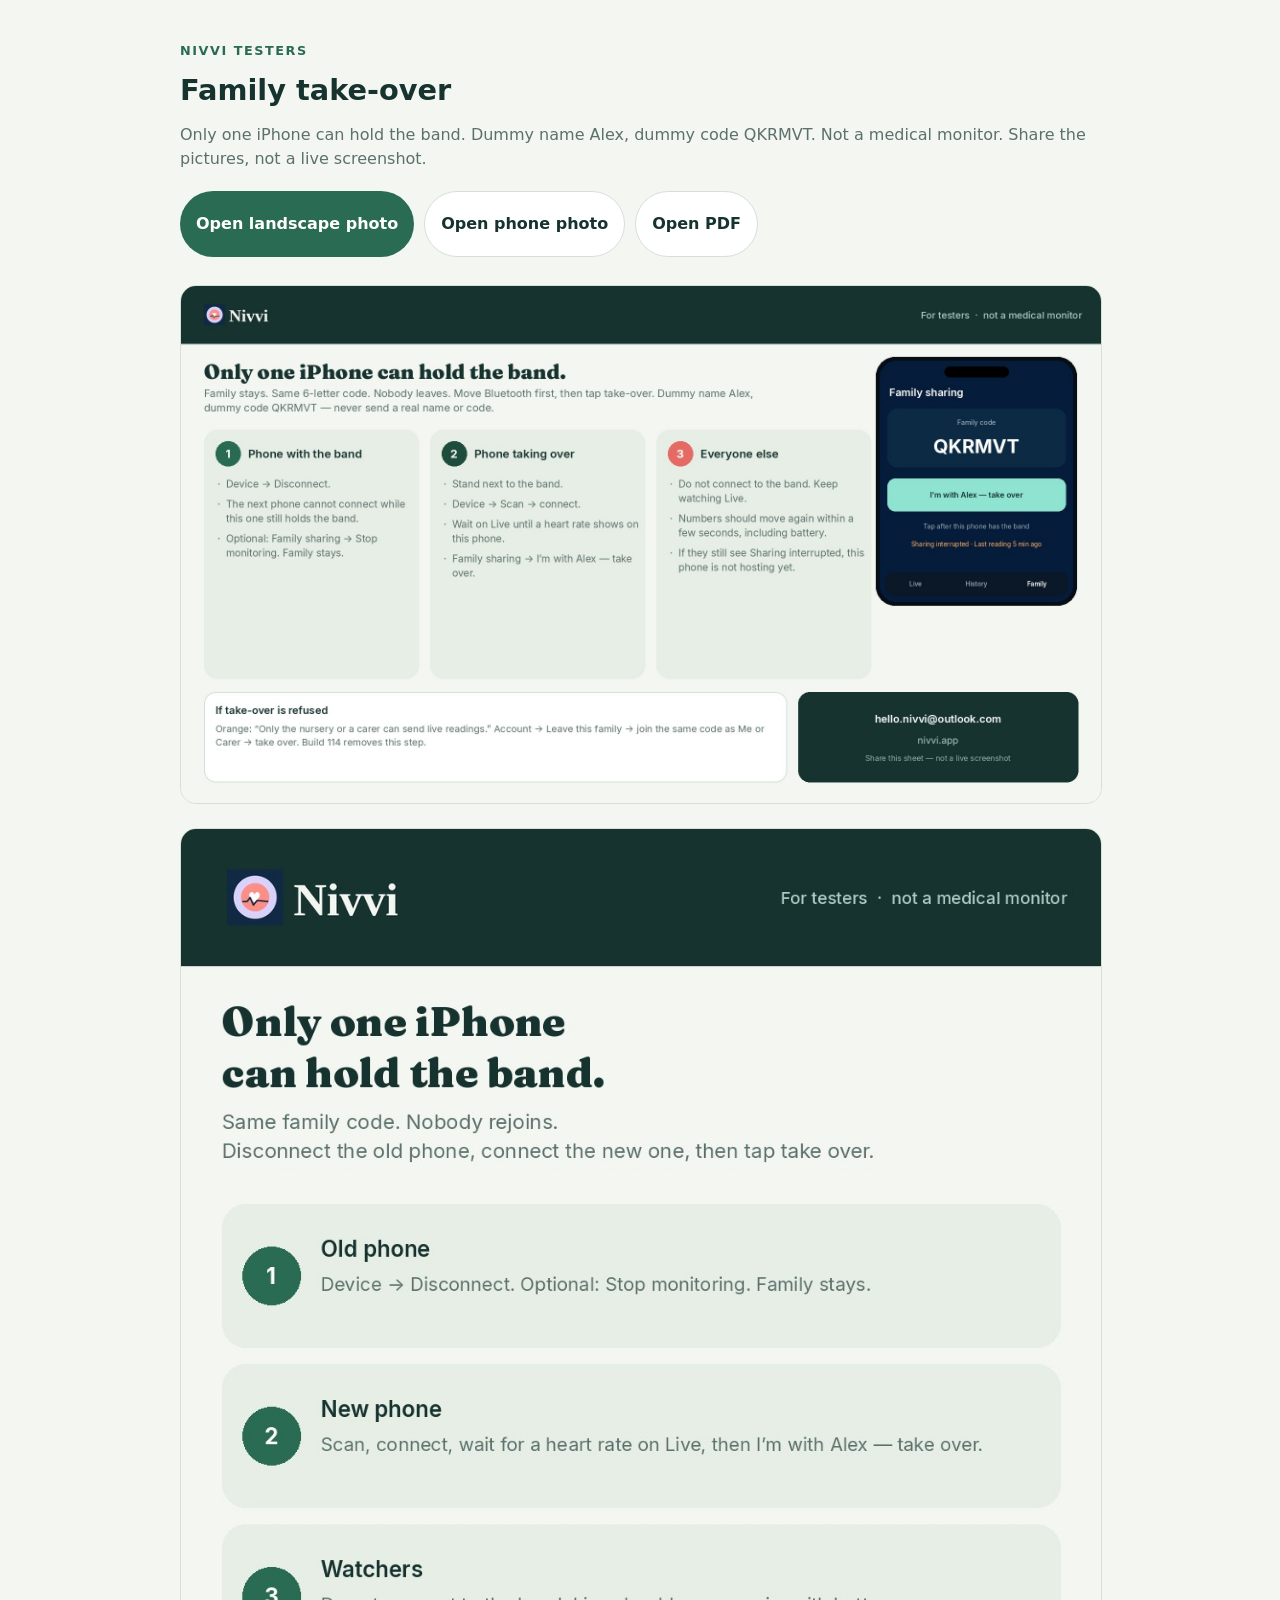
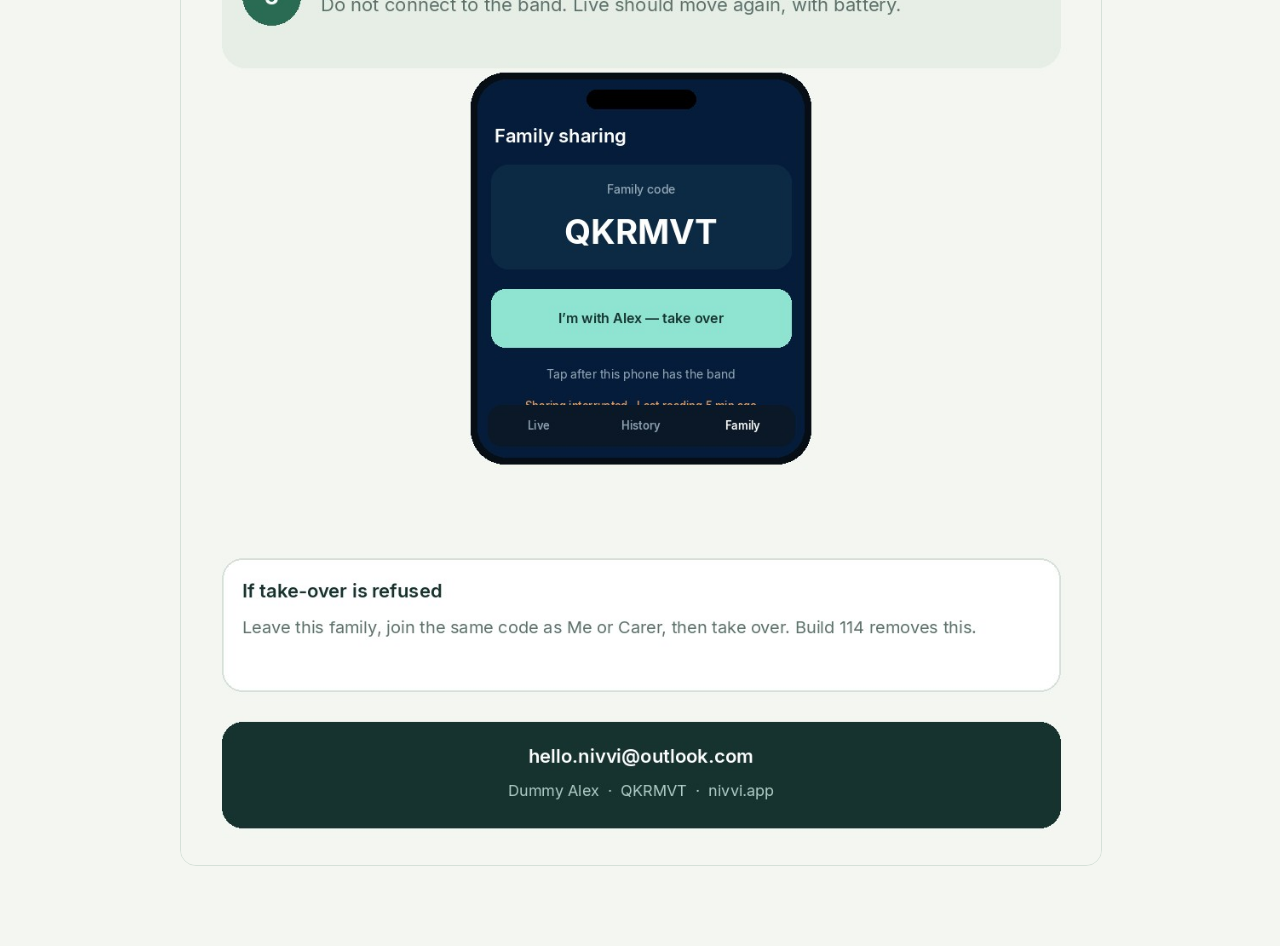
<file: testers/index.html>
<!DOCTYPE html>
<html lang="en-GB">
<head>
  <meta charset="utf-8" />
  <meta name="viewport" content="width=device-width, initial-scale=1" />
  <meta name="robots" content="noindex, nofollow" />
  <title>Nivvi testers — family take-over</title>
  <link rel="icon" href="/favicon.svg" />
  <style>
    body { margin: 0; font-family: ui-sans-serif, system-ui, sans-serif; background: #F4F6F1; color: #16332F; }
    main { max-width: 920px; margin: 0 auto; padding: 28px 16px 56px; }
    h1 { font-size: 1.8rem; margin: 8px 0; }
    p { color: #5B716C; line-height: 1.5; }
    .actions { display: flex; flex-wrap: wrap; gap: 10px; margin: 20px 0 28px; }
    a.btn { display: inline-flex; align-items: center; justify-content: center; min-height: 44px; padding: 10px 16px; border-radius: 999px; text-decoration: none; font-weight: 600; }
    a.primary { background: #2A6B54; color: #fff; }
    a.ghost { background: #fff; color: #16332F; border: 1px solid #D5E0D8; }
    img { width: 100%; border-radius: 16px; border: 1px solid #D5E0D8; background: #fff; margin: 0 0 20px; }
    .note { font-size: 0.8rem; letter-spacing: 0.12em; text-transform: uppercase; color: #2A6B54; font-weight: 700; }
  </style>
</head>
<body>
  <main>
    <p class="note">Nivvi testers</p>
    <h1>Family take-over</h1>
    <p>Only one iPhone can hold the band. Dummy name Alex, dummy code QKRMVT. Not a medical monitor. Share the pictures, not a live screenshot.</p>
    <div class="actions">
      <a class="btn primary" href="/testers/Nivvi-family-takeover-testers.jpg">Open landscape photo</a>
      <a class="btn ghost" href="/testers/Nivvi-family-takeover-story.jpg">Open phone photo</a>
      <a class="btn ghost" href="/testers/Nivvi-family-takeover-testers.pdf">Open PDF</a>
    </div>
    <img src="/testers/Nivvi-family-takeover-testers.jpg" alt="Nivvi family take-over steps" />
    <img src="/testers/Nivvi-family-takeover-story.jpg" alt="Nivvi family take-over phone" />
  </main>
</body>
</html>
</file>
<file: assets/styles-CkrXW104.css>
@import "https://fonts.googleapis.com/css2?family=Figtree:wght@400;500;600;700&family=Fraunces:opsz,wght@9..144,500;9..144,600;9..144,700&display=swap";@layer components;@layer properties{@supports (((-webkit-hyphens:none)) and (not (margin-trim:inline))) or ((-moz-orient:inline) and (not (color:rgb(from red r g b)))){*,:before,:after,::backdrop{--tw-scale-x:1;--tw-scale-y:1;--tw-scale-z:1;--tw-rotate-x:initial;--tw-rotate-y:initial;--tw-rotate-z:initial;--tw-skew-x:initial;--tw-skew-y:initial;--tw-space-y-reverse:0;--tw-border-style:solid;--tw-leading:initial;--tw-font-weight:initial;--tw-tracking:initial;--tw-ordinal:initial;--tw-slashed-zero:initial;--tw-numeric-figure:initial;--tw-numeric-spacing:initial;--tw-numeric-fraction:initial;--tw-shadow:0 0 #0000;--tw-shadow-color:initial;--tw-shadow-alpha:100%;--tw-inset-shadow:0 0 #0000;--tw-inset-shadow-color:initial;--tw-inset-shadow-alpha:100%;--tw-ring-color:initial;--tw-ring-shadow:0 0 #0000;--tw-inset-ring-color:initial;--tw-inset-ring-shadow:0 0 #0000;--tw-ring-inset:initial;--tw-ring-offset-width:0px;--tw-ring-offset-color:#fff;--tw-ring-offset-shadow:0 0 #0000;--tw-outline-style:solid;--tw-blur:initial;--tw-brightness:initial;--tw-contrast:initial;--tw-grayscale:initial;--tw-hue-rotate:initial;--tw-invert:initial;--tw-opacity:initial;--tw-saturate:initial;--tw-sepia:initial;--tw-drop-shadow:initial;--tw-drop-shadow-color:initial;--tw-drop-shadow-alpha:100%;--tw-drop-shadow-size:initial;--tw-backdrop-blur:initial;--tw-backdrop-brightness:initial;--tw-backdrop-contrast:initial;--tw-backdrop-grayscale:initial;--tw-backdrop-hue-rotate:initial;--tw-backdrop-invert:initial;--tw-backdrop-opacity:initial;--tw-backdrop-saturate:initial;--tw-backdrop-sepia:initial;--tw-duration:initial;--tw-ease:initial;--tw-content:"";--tw-translate-x:0;--tw-translate-y:0;--tw-translate-z:0}}}@layer theme{:root,:host{--font-sans:"Figtree", "Segoe UI", system-ui, sans-serif;--font-mono:ui-monospace, SFMono-Regular, Menlo, Monaco, Consolas, "Liberation Mono", "Courier New", monospace;--color-red-500:oklch(63.7% .237 25.331);--color-zinc-50:oklch(98.5% 0 none);--color-zinc-400:oklch(70.5% .015 286.067);--color-zinc-500:oklch(55.2% .016 285.938);--color-zinc-900:oklch(21% .006 285.885);--color-zinc-950:oklch(14.1% .005 285.823);--color-neutral-100:oklch(97% 0 none);--color-neutral-300:oklch(87% 0 none);--color-neutral-500:oklch(55.6% 0 none);--color-neutral-700:oklch(37.1% 0 none);--color-neutral-900:oklch(20.5% 0 none);--color-black:#000;--color-white:#fff;--spacing:.25rem;--container-sm:24rem;--container-md:28rem;--container-xl:36rem;--container-3xl:48rem;--container-6xl:72rem;--text-xs:.75rem;--text-xs--line-height:calc(1 / .75);--text-sm:.875rem;--text-sm--line-height:calc(1.25 / .875);--text-base:1rem;--text-base--line-height:calc(1.5 / 1);--text-lg:1.125rem;--text-lg--line-height:calc(1.75 / 1.125);--text-xl:1.25rem;--text-xl--line-height:calc(1.75 / 1.25);--text-2xl:1.5rem;--text-2xl--line-height:calc(2 / 1.5);--text-3xl:1.875rem;--text-3xl--line-height:calc(2.25 / 1.875);--text-4xl:2.25rem;--text-4xl--line-height:calc(2.5 / 2.25);--text-5xl:3rem;--text-5xl--line-height:1;--text-6xl:3.75rem;--text-6xl--line-height:1;--font-weight-medium:500;--font-weight-semibold:600;--font-weight-bold:700;--tracking-tight:-.025em;--tracking-wide:.025em;--leading-tight:1.25;--leading-snug:1.375;--leading-normal:1.5;--leading-relaxed:1.625;--radius-xs:.125rem;--radius-sm:.5rem;--radius-md:.75rem;--radius-lg:1.25rem;--radius-xl:1.75rem;--radius-2xl:1rem;--ease-out:cubic-bezier(0, 0, .2, 1);--ease-in-out:cubic-bezier(.4, 0, .2, 1);--animate-pulse:pulse 2s cubic-bezier(.4, 0, .6, 1) infinite;--blur-md:12px;--blur-2xl:40px;--default-transition-duration:.15s;--default-transition-timing-function:cubic-bezier(.4, 0, .2, 1);--default-font-family:var(--font-sans);--default-mono-font-family:var(--font-mono);--color-paper:#f4f6f1;--color-paper-2:#e7eee6;--color-ink:#16332f;--color-ink-soft:#2c4a45;--color-muted:#5b716c;--color-moss:#2a6b54;--color-moss-deep:#1e4d3d;--color-moss-fg:#f4f6f1;--color-line:#d5e0d8;--color-coral:#e56b64;--color-navy:#051d3a;--color-navy-2:#0c3148;--color-hr:#ff8e87;--color-o2:#8ee3d1;--color-lav:#d9d4ff;--color-panel:#fff;--font-display:"Fraunces", "Iowan Old Style", Georgia, serif}}@layer base{*,:after,:before,::backdrop{box-sizing:border-box;border:0 solid;margin:0;padding:0}::file-selector-button{box-sizing:border-box;border:0 solid;margin:0;padding:0}html,:host{-webkit-text-size-adjust:100%;tab-size:4;line-height:1.5;font-family:var(--default-font-family,-apple-system, BlinkMacSystemFont, "Segoe UI", Roboto, "Helvetica Neue", "Noto Sans", Arial, sans-serif, "Apple Color Emoji", "Segoe UI Emoji", "Segoe UI Symbol", "Noto Color Emoji");font-feature-settings:var(--default-font-feature-settings,normal);font-variation-settings:var(--default-font-variation-settings,normal);-webkit-tap-highlight-color:transparent}hr{height:0;color:inherit;border-top-width:1px}abbr:where([title]){-webkit-text-decoration:underline dotted;text-decoration:underline dotted}h1,h2,h3,h4,h5,h6{font-size:inherit;font-weight:inherit}a{color:inherit;-webkit-text-decoration:inherit;-webkit-text-decoration:inherit;-webkit-text-decoration:inherit;-webkit-text-decoration:inherit;text-decoration:inherit}b,strong{font-weight:bolder}code,kbd,samp,pre{font-family:var(--default-mono-font-family,ui-monospace, SFMono-Regular, Menlo, Monaco, Consolas, "Liberation Mono", "Courier New", monospace);font-feature-settings:var(--default-mono-font-feature-settings,normal);font-variation-settings:var(--default-mono-font-variation-settings,normal);font-size:1em}small{font-size:80%}sub,sup{vertical-align:baseline;font-size:75%;line-height:0;position:relative}sub{bottom:-.25em}sup{top:-.5em}table{text-indent:0;border-color:inherit;border-collapse:collapse}:-moz-focusring:where(:not(iframe)){outline:auto}progress{vertical-align:baseline}summary{display:list-item}ol,ul,menu{list-style:none}img,svg,video,canvas,audio,iframe,embed,object{vertical-align:middle;display:block}img,video{max-width:100%;height:auto}button,input,select,optgroup,textarea{font:inherit;font-feature-settings:inherit;font-variation-settings:inherit;letter-spacing:inherit;color:inherit;opacity:1;background-color:#0000;border-radius:0}::file-selector-button{font:inherit;font-feature-settings:inherit;font-variation-settings:inherit;letter-spacing:inherit;color:inherit;opacity:1;background-color:#0000;border-radius:0}:where(select:is([multiple],[size])) optgroup{font-weight:bolder}:where(select:is([multiple],[size])) optgroup option{padding-inline-start:20px}::file-selector-button{margin-inline-end:4px}::placeholder{opacity:1}@supports (not ((-webkit-appearance:-apple-pay-button))) or (contain-intrinsic-size:1px){::placeholder{color:currentColor}@supports (color:color-mix(in lab, red, red)){::placeholder{color:color-mix(in oklab, currentcolor 50%, transparent)}}}textarea{resize:vertical}::-webkit-search-decoration{-webkit-appearance:none}::-webkit-date-and-time-value{min-height:1lh;text-align:inherit}::-webkit-datetime-edit{display:inline-flex}::-webkit-datetime-edit-fields-wrapper{padding:0}::-webkit-datetime-edit{padding-block:0}::-webkit-datetime-edit-year-field{padding-block:0}::-webkit-datetime-edit-month-field{padding-block:0}::-webkit-datetime-edit-day-field{padding-block:0}::-webkit-datetime-edit-hour-field{padding-block:0}::-webkit-datetime-edit-minute-field{padding-block:0}::-webkit-datetime-edit-second-field{padding-block:0}::-webkit-datetime-edit-millisecond-field{padding-block:0}::-webkit-datetime-edit-meridiem-field{padding-block:0}::-webkit-calendar-picker-indicator{line-height:1}:-moz-ui-invalid{box-shadow:none}button,input:where([type=button],[type=reset],[type=submit]){appearance:button}::file-selector-button{appearance:button}::-webkit-inner-spin-button{height:auto}::-webkit-outer-spin-button{height:auto}[hidden]:where(:not([hidden=until-found])){display:none!important}html{-webkit-font-smoothing:antialiased;-moz-osx-font-smoothing:grayscale}body{background:var(--color-paper);color:var(--color-ink);font-family:var(--font-sans)}button:not(:disabled),[role=button]:not(:disabled){cursor:pointer}h1,h2,h3{text-wrap:balance;font-family:var(--font-display)}p{text-wrap:pretty}}@layer utilities{.pointer-events-none{pointer-events:none}.collapse{visibility:collapse}.invisible{visibility:hidden}.visible{visibility:visible}.absolute{position:absolute}.fixed{position:fixed}.relative{position:relative}.static{position:static}.sticky{position:sticky}.-inset-6{inset:calc(var(--spacing) * -6)}.inset-0{inset:0}.top-0{top:0}.top-16{top:calc(var(--spacing) * 16)}.-right-8{right:calc(var(--spacing) * -8)}.right-1{right:var(--spacing)}.right-2{right:calc(var(--spacing) * 2)}.right-3{right:calc(var(--spacing) * 3)}.right-4{right:calc(var(--spacing) * 4)}.left-1{left:var(--spacing)}.left-2{left:calc(var(--spacing) * 2)}.left-3{left:calc(var(--spacing) * 3)}.left-4{left:calc(var(--spacing) * 4)}.z-40{z-index:40}.container{width:100%}@media (width>=40rem){.container{max-width:40rem}}@media (width>=48rem){.container{max-width:48rem}}@media (width>=64rem){.container{max-width:64rem}}@media (width>=80rem){.container{max-width:80rem}}@media (width>=96rem){.container{max-width:96rem}}.mx-auto{margin-inline:auto}.mt-0\.5{margin-top:calc(var(--spacing) * .5)}.mt-1{margin-top:var(--spacing)}.mt-2{margin-top:calc(var(--spacing) * 2)}.mt-3{margin-top:calc(var(--spacing) * 3)}.mt-4{margin-top:calc(var(--spacing) * 4)}.mt-5{margin-top:calc(var(--spacing) * 5)}.mt-6{margin-top:calc(var(--spacing) * 6)}.mt-8{margin-top:calc(var(--spacing) * 8)}.mt-14{margin-top:calc(var(--spacing) * 14)}.mt-auto{margin-top:auto}.ml-2{margin-left:calc(var(--spacing) * 2)}.ml-px{margin-left:1px}.block{display:block}.flex{display:flex}.grid{display:grid}.hidden{display:none}.inline{display:inline}.inline-flex{display:inline-flex}.table{display:table}.size-3{width:calc(var(--spacing) * 3);height:calc(var(--spacing) * 3)}.size-4{width:calc(var(--spacing) * 4);height:calc(var(--spacing) * 4)}.size-5{width:calc(var(--spacing) * 5);height:calc(var(--spacing) * 5)}.size-6{width:calc(var(--spacing) * 6);height:calc(var(--spacing) * 6)}.size-8{width:calc(var(--spacing) * 8);height:calc(var(--spacing) * 8)}.size-10{width:calc(var(--spacing) * 10);height:calc(var(--spacing) * 10)}.size-11{width:calc(var(--spacing) * 11);height:calc(var(--spacing) * 11)}.h-4{height:calc(var(--spacing) * 4)}.h-8{height:calc(var(--spacing) * 8)}.h-9{height:calc(var(--spacing) * 9)}.h-11{height:calc(var(--spacing) * 11)}.h-12{height:calc(var(--spacing) * 12)}.h-16{height:calc(var(--spacing) * 16)}.h-fit{height:fit-content}.min-h-11{min-height:calc(var(--spacing) * 11)}.min-h-dvh{min-height:100dvh}.min-h-screen{min-height:100vh}.w-8{width:calc(var(--spacing) * 8)}.w-24{width:calc(var(--spacing) * 24)}.w-60{width:calc(var(--spacing) * 60)}.w-full{width:100%}.w-min{width:min-content}.max-w-3xl{max-width:var(--container-3xl)}.max-w-6xl{max-width:var(--container-6xl)}.max-w-md{max-width:var(--container-md)}.max-w-sm{max-width:var(--container-sm)}.max-w-xl{max-width:var(--container-xl)}.min-w-full{min-width:100%}.flex-1{flex:1}.shrink{flex-shrink:1}.shrink-0{flex-shrink:0}.scale-100{--tw-scale-x:100%;--tw-scale-y:100%;--tw-scale-z:100%;scale:var(--tw-scale-x) var(--tw-scale-y)}.scale-\[0\.25\]{scale:.25}.transform{transform:var(--tw-rotate-x,) var(--tw-rotate-y,) var(--tw-rotate-z,) var(--tw-skew-x,) var(--tw-skew-y,)}.animate-pulse{animation:var(--animate-pulse)}.cursor-pointer{cursor:pointer}.resize{resize:both}.grid-cols-2{grid-template-columns:repeat(2,minmax(0,1fr))}.flex-col{flex-direction:column}.flex-wrap{flex-wrap:wrap}.place-items-center{place-items:center}.items-center{align-items:center}.items-start{align-items:flex-start}.justify-between{justify-content:space-between}.justify-center{justify-content:center}.gap-1{gap:var(--spacing)}.gap-2{gap:calc(var(--spacing) * 2)}.gap-2\.5{gap:calc(var(--spacing) * 2.5)}.gap-3{gap:calc(var(--spacing) * 3)}.gap-4{gap:calc(var(--spacing) * 4)}.gap-8{gap:calc(var(--spacing) * 8)}.gap-10{gap:calc(var(--spacing) * 10)}.gap-12{gap:calc(var(--spacing) * 12)}:where(.space-y-3>:not(:last-child)){--tw-space-y-reverse:0;margin-block-start:calc(calc(var(--spacing) * 3) * var(--tw-space-y-reverse));margin-block-end:calc(calc(var(--spacing) * 3) * calc(1 - var(--tw-space-y-reverse)))}:where(.space-y-5>:not(:last-child)){--tw-space-y-reverse:0;margin-block-start:calc(calc(var(--spacing) * 5) * var(--tw-space-y-reverse));margin-block-end:calc(calc(var(--spacing) * 5) * calc(1 - var(--tw-space-y-reverse)))}:where(.space-y-6>:not(:last-child)){--tw-space-y-reverse:0;margin-block-start:calc(calc(var(--spacing) * 6) * var(--tw-space-y-reverse));margin-block-end:calc(calc(var(--spacing) * 6) * calc(1 - var(--tw-space-y-reverse)))}:where(.space-y-8>:not(:last-child)){--tw-space-y-reverse:0;margin-block-start:calc(calc(var(--spacing) * 8) * var(--tw-space-y-reverse));margin-block-end:calc(calc(var(--spacing) * 8) * calc(1 - var(--tw-space-y-reverse)))}.gap-x-10{column-gap:calc(var(--spacing) * 10)}.gap-y-2{row-gap:calc(var(--spacing) * 2)}.truncate{text-overflow:ellipsis;white-space:nowrap;overflow:hidden}.overflow-hidden{overflow:hidden}.overflow-x-auto{overflow-x:auto}.rounded{border-radius:.25rem}.rounded-2xl{border-radius:var(--radius-2xl)}.rounded-\[1\.85rem\]{border-radius:1.85rem}.rounded-\[2\.35rem\]{border-radius:2.35rem}.rounded-\[3rem\]{border-radius:3rem}.rounded-full{border-radius:2147483647px}.rounded-lg{border-radius:var(--radius-lg)}.rounded-md{border-radius:var(--radius-md)}.rounded-xl{border-radius:var(--radius-xl)}.border{border-style:var(--tw-border-style);border-width:1px}.border-y{border-block-style:var(--tw-border-style);border-block-width:1px}.border-t{border-top-style:var(--tw-border-style);border-top-width:1px}.border-b{border-bottom-style:var(--tw-border-style);border-bottom-width:1px}.border-l-4{border-left-style:var(--tw-border-style);border-left-width:4px}.border-line{border-color:var(--color-line)}.border-line\/80{border-color:#d5e0d8cc}@supports (color:color-mix(in lab, red, red)){.border-line\/80{border-color:color-mix(in oklab, var(--color-line) 80%, transparent)}}.border-moss{border-color:var(--color-moss)}.border-neutral-300{border-color:var(--color-neutral-300)}.bg-black{background-color:var(--color-black)}.bg-black\/10{background-color:#0000001a}@supports (color:color-mix(in lab, red, red)){.bg-black\/10{background-color:color-mix(in oklab, var(--color-black) 10%, transparent)}}.bg-black\/40{background-color:#0006}@supports (color:color-mix(in lab, red, red)){.bg-black\/40{background-color:color-mix(in oklab, var(--color-black) 40%, transparent)}}.bg-ink{background-color:var(--color-ink)}.bg-moss{background-color:var(--color-moss)}.bg-moss\/8{background-color:#2a6b5414}@supports (color:color-mix(in lab, red, red)){.bg-moss\/8{background-color:color-mix(in oklab, var(--color-moss) 8%, transparent)}}.bg-navy{background-color:var(--color-navy)}.bg-navy-2{background-color:var(--color-navy-2)}.bg-panel{background-color:var(--color-panel)}.bg-paper{background-color:var(--color-paper)}.bg-paper-2{background-color:var(--color-paper-2)}.bg-paper-2\/60{background-color:#e7eee699}@supports (color:color-mix(in lab, red, red)){.bg-paper-2\/60{background-color:color-mix(in oklab, var(--color-paper-2) 60%, transparent)}}.bg-paper\/90{background-color:#f4f6f1e6}@supports (color:color-mix(in lab, red, red)){.bg-paper\/90{background-color:color-mix(in oklab, var(--color-paper) 90%, transparent)}}.bg-white\/8{background-color:#ffffff14}@supports (color:color-mix(in lab, red, red)){.bg-white\/8{background-color:color-mix(in oklab, var(--color-white) 8%, transparent)}}.bg-white\/12{background-color:#ffffff1f}@supports (color:color-mix(in lab, red, red)){.bg-white\/12{background-color:color-mix(in oklab, var(--color-white) 12%, transparent)}}.bg-zinc-50{background-color:var(--color-zinc-50)}.fill-hr{fill:var(--color-hr)}.object-cover{object-fit:cover}.p-2{padding:calc(var(--spacing) * 2)}.p-3{padding:calc(var(--spacing) * 3)}.p-3\.5{padding:calc(var(--spacing) * 3.5)}.p-5{padding:calc(var(--spacing) * 5)}.p-6{padding:calc(var(--spacing) * 6)}.p-7{padding:calc(var(--spacing) * 7)}.p-8{padding:calc(var(--spacing) * 8)}.p-\[16px\]{padding:16px}.px-2\.5{padding-inline:calc(var(--spacing) * 2.5)}.px-3{padding-inline:calc(var(--spacing) * 3)}.px-3\.5{padding-inline:calc(var(--spacing) * 3.5)}.px-4{padding-inline:calc(var(--spacing) * 4)}.px-5{padding-inline:calc(var(--spacing) * 5)}.px-6{padding-inline:calc(var(--spacing) * 6)}.py-1{padding-block:var(--spacing)}.py-2{padding-block:calc(var(--spacing) * 2)}.py-3{padding-block:calc(var(--spacing) * 3)}.py-4{padding-block:calc(var(--spacing) * 4)}.py-5{padding-block:calc(var(--spacing) * 5)}.py-10{padding-block:calc(var(--spacing) * 10)}.py-14{padding-block:calc(var(--spacing) * 14)}.py-16{padding-block:calc(var(--spacing) * 16)}.pt-3{padding-top:calc(var(--spacing) * 3)}.pt-5{padding-top:calc(var(--spacing) * 5)}.pt-12{padding-top:calc(var(--spacing) * 12)}.pr-3\.5{padding-right:calc(var(--spacing) * 3.5)}.pb-5{padding-bottom:calc(var(--spacing) * 5)}.pb-6{padding-bottom:calc(var(--spacing) * 6)}.pb-8{padding-bottom:calc(var(--spacing) * 8)}.pb-16{padding-bottom:calc(var(--spacing) * 16)}.pl-0\.5{padding-left:calc(var(--spacing) * .5)}.pl-4{padding-left:calc(var(--spacing) * 4)}.text-center{text-align:center}.text-left{text-align:left}.-indent-4{text-indent:calc(var(--spacing) * -4)}.align-top{vertical-align:top}.font-display{font-family:var(--font-display)}.font-mono{font-family:var(--font-mono)}.font-sans{font-family:var(--font-sans)}.text-2xl{font-size:var(--text-2xl);line-height:var(--tw-leading,var(--text-2xl--line-height))}.text-3xl{font-size:var(--text-3xl);line-height:var(--tw-leading,var(--text-3xl--line-height))}.text-4xl{font-size:var(--text-4xl);line-height:var(--tw-leading,var(--text-4xl--line-height))}.text-base{font-size:var(--text-base);line-height:var(--tw-leading,var(--text-base--line-height))}.text-lg{font-size:var(--text-lg);line-height:var(--tw-leading,var(--text-lg--line-height))}.text-sm{font-size:var(--text-sm);line-height:var(--tw-leading,var(--text-sm--line-height))}.text-xl{font-size:var(--text-xl);line-height:var(--tw-leading,var(--text-xl--line-height))}.text-xs{font-size:var(--text-xs);line-height:var(--tw-leading,var(--text-xs--line-height))}.text-\[10px\]{font-size:10px}.text-\[11px\]{font-size:11px}.text-\[13px\]{font-size:13px}.text-\[17px\]{font-size:17px}.leading-\[1\.15\]{--tw-leading:1.15;line-height:1.15}.leading-relaxed{--tw-leading:var(--leading-relaxed);line-height:var(--leading-relaxed)}.leading-snug{--tw-leading:var(--leading-snug);line-height:var(--leading-snug)}.leading-tight{--tw-leading:var(--leading-tight);line-height:var(--leading-tight)}.font-bold{--tw-font-weight:var(--font-weight-bold);font-weight:var(--font-weight-bold)}.font-medium{--tw-font-weight:var(--font-weight-medium);font-weight:var(--font-weight-medium)}.font-semibold{--tw-font-weight:var(--font-weight-semibold);font-weight:var(--font-weight-semibold)}.tracking-\[0\.14em\]{--tw-tracking:.14em;letter-spacing:.14em}.tracking-\[0\.16em\]{--tw-tracking:.16em;letter-spacing:.16em}.tracking-\[0\.18em\]{--tw-tracking:.18em;letter-spacing:.18em}.tracking-tight{--tw-tracking:var(--tracking-tight);letter-spacing:var(--tracking-tight)}.tracking-wide{--tw-tracking:var(--tracking-wide);letter-spacing:var(--tracking-wide)}.text-balance{text-wrap:balance}.text-wrap{text-wrap:wrap}.break-words{overflow-wrap:break-word}.whitespace-nowrap{white-space:nowrap}.text-coral{color:var(--color-coral)}.text-hr{color:var(--color-hr)}.text-ink{color:var(--color-ink)}.text-ink-soft{color:var(--color-ink-soft)}.text-lav{color:var(--color-lav)}.text-moss{color:var(--color-moss)}.text-moss-fg{color:var(--color-moss-fg)}.text-moss\/15{color:#2a6b5426}@supports (color:color-mix(in lab, red, red)){.text-moss\/15{color:color-mix(in oklab, var(--color-moss) 15%, transparent)}}.text-muted{color:var(--color-muted)}.text-neutral-500{color:var(--color-neutral-500)}.text-o2{color:var(--color-o2)}.text-paper{color:var(--color-paper)}.text-paper\/75{color:#f4f6f1bf}@supports (color:color-mix(in lab, red, red)){.text-paper\/75{color:color-mix(in oklab, var(--color-paper) 75%, transparent)}}.text-red-500{color:var(--color-red-500)}.text-white{color:var(--color-white)}.text-white\/45{color:#ffffff73}@supports (color:color-mix(in lab, red, red)){.text-white\/45{color:color-mix(in oklab, var(--color-white) 45%, transparent)}}.text-white\/50{color:#ffffff80}@supports (color:color-mix(in lab, red, red)){.text-white\/50{color:color-mix(in oklab, var(--color-white) 50%, transparent)}}.text-white\/55{color:#ffffff8c}@supports (color:color-mix(in lab, red, red)){.text-white\/55{color:color-mix(in oklab, var(--color-white) 55%, transparent)}}.text-white\/70{color:#ffffffb3}@supports (color:color-mix(in lab, red, red)){.text-white\/70{color:color-mix(in oklab, var(--color-white) 70%, transparent)}}.text-white\/80{color:#fffc}@supports (color:color-mix(in lab, red, red)){.text-white\/80{color:color-mix(in oklab, var(--color-white) 80%, transparent)}}.text-zinc-500{color:var(--color-zinc-500)}.text-zinc-900{color:var(--color-zinc-900)}.uppercase{text-transform:uppercase}.tabular-nums{--tw-numeric-spacing:tabular-nums;font-variant-numeric:var(--tw-ordinal,) var(--tw-slashed-zero,) var(--tw-numeric-figure,) var(--tw-numeric-spacing,) var(--tw-numeric-fraction,)}.underline-offset-4{text-underline-offset:4px}.antialiased{-webkit-font-smoothing:antialiased;-moz-osx-font-smoothing:grayscale}.opacity-0{opacity:0}.opacity-70{opacity:.7}.opacity-100{opacity:1}.shadow{--tw-shadow:0 1px 3px 0 var(--tw-shadow-color,#0000001a), 0 1px 2px -1px var(--tw-shadow-color,#0000001a);box-shadow:var(--tw-inset-shadow), var(--tw-inset-ring-shadow), var(--tw-ring-offset-shadow), var(--tw-ring-shadow), var(--tw-shadow)}.shadow-card{--tw-shadow:0 0 0 1px var(--tw-shadow-color,#16332f0f), 0 1px 2px -1px var(--tw-shadow-color,#16332f0f), 0 8px 24px -12px var(--tw-shadow-color,#16332f1f);box-shadow:var(--tw-inset-shadow), var(--tw-inset-ring-shadow), var(--tw-ring-offset-shadow), var(--tw-ring-shadow), var(--tw-shadow)}.ring{--tw-ring-shadow:var(--tw-ring-inset,) 0 0 0 calc(1px + var(--tw-ring-offset-width)) var(--tw-ring-color,currentcolor);box-shadow:var(--tw-inset-shadow), var(--tw-inset-ring-shadow), var(--tw-ring-offset-shadow), var(--tw-ring-shadow), var(--tw-shadow)}.outline,.outline-1{outline-style:var(--tw-outline-style);outline-width:1px}.-outline-offset-1{outline-offset:calc(1px * -1)}.outline-black\/10{outline-color:#0000001a}@supports (color:color-mix(in lab, red, red)){.outline-black\/10{outline-color:color-mix(in oklab, var(--color-black) 10%, transparent)}}.outline-ink\/10{outline-color:#16332f1a}@supports (color:color-mix(in lab, red, red)){.outline-ink\/10{outline-color:color-mix(in oklab, var(--color-ink) 10%, transparent)}}.blur{--tw-blur:blur(8px);filter:var(--tw-blur,) var(--tw-brightness,) var(--tw-contrast,) var(--tw-grayscale,) var(--tw-hue-rotate,) var(--tw-invert,) var(--tw-saturate,) var(--tw-sepia,) var(--tw-drop-shadow,)}.blur-2xl{--tw-blur:blur(var(--blur-2xl));filter:var(--tw-blur,) var(--tw-brightness,) var(--tw-contrast,) var(--tw-grayscale,) var(--tw-hue-rotate,) var(--tw-invert,) var(--tw-saturate,) var(--tw-sepia,) var(--tw-drop-shadow,)}.blur-\[4px\]{--tw-blur:blur(4px);filter:var(--tw-blur,) var(--tw-brightness,) var(--tw-contrast,) var(--tw-grayscale,) var(--tw-hue-rotate,) var(--tw-invert,) var(--tw-saturate,) var(--tw-sepia,) var(--tw-drop-shadow,)}.blur-none{--tw-blur: ;filter:var(--tw-blur,) var(--tw-brightness,) var(--tw-contrast,) var(--tw-grayscale,) var(--tw-hue-rotate,) var(--tw-invert,) var(--tw-saturate,) var(--tw-sepia,) var(--tw-drop-shadow,)}.grayscale{--tw-grayscale:grayscale(100%);filter:var(--tw-blur,) var(--tw-brightness,) var(--tw-contrast,) var(--tw-grayscale,) var(--tw-hue-rotate,) var(--tw-invert,) var(--tw-saturate,) var(--tw-sepia,) var(--tw-drop-shadow,)}.invert{--tw-invert:invert(100%);filter:var(--tw-blur,) var(--tw-brightness,) var(--tw-contrast,) var(--tw-grayscale,) var(--tw-hue-rotate,) var(--tw-invert,) var(--tw-saturate,) var(--tw-sepia,) var(--tw-drop-shadow,)}.sepia{--tw-sepia:sepia(100%);filter:var(--tw-blur,) var(--tw-brightness,) var(--tw-contrast,) var(--tw-grayscale,) var(--tw-hue-rotate,) var(--tw-invert,) var(--tw-saturate,) var(--tw-sepia,) var(--tw-drop-shadow,)}.filter{filter:var(--tw-blur,) var(--tw-brightness,) var(--tw-contrast,) var(--tw-grayscale,) var(--tw-hue-rotate,) var(--tw-invert,) var(--tw-saturate,) var(--tw-sepia,) var(--tw-drop-shadow,)}.backdrop-blur-md{--tw-backdrop-blur:blur(var(--blur-md));-webkit-backdrop-filter:var(--tw-backdrop-blur,) var(--tw-backdrop-brightness,) var(--tw-backdrop-contrast,) var(--tw-backdrop-grayscale,) var(--tw-backdrop-hue-rotate,) var(--tw-backdrop-invert,) var(--tw-backdrop-opacity,) var(--tw-backdrop-saturate,) var(--tw-backdrop-sepia,);backdrop-filter:var(--tw-backdrop-blur,) var(--tw-backdrop-brightness,) var(--tw-backdrop-contrast,) var(--tw-backdrop-grayscale,) var(--tw-backdrop-hue-rotate,) var(--tw-backdrop-invert,) var(--tw-backdrop-opacity,) var(--tw-backdrop-saturate,) var(--tw-backdrop-sepia,)}.transition{transition-property:color,background-color,border-color,outline-color,text-decoration-color,fill,stroke,--tw-gradient-from,--tw-gradient-via,--tw-gradient-to,opacity,box-shadow,transform,translate,scale,rotate,filter,-webkit-backdrop-filter,backdrop-filter,display,content-visibility,overlay,pointer-events;transition-timing-function:var(--tw-ease,var(--default-transition-timing-function));transition-duration:var(--tw-duration,var(--default-transition-duration))}.transition-\[box-shadow\]{transition-property:box-shadow;transition-timing-function:var(--tw-ease,var(--default-transition-timing-function));transition-duration:var(--tw-duration,var(--default-transition-duration))}.transition-\[color\,background-color\,box-shadow\,transform\]{transition-property:color,background-color,box-shadow,transform;transition-timing-function:var(--tw-ease,var(--default-transition-timing-function));transition-duration:var(--tw-duration,var(--default-transition-duration))}.transition-\[opacity\,filter\,scale\]{transition-property:opacity,filter,scale;transition-timing-function:var(--tw-ease,var(--default-transition-timing-function));transition-duration:var(--tw-duration,var(--default-transition-duration))}.transition-\[scale\,background-color\]{transition-property:scale,background-color;transition-timing-function:var(--tw-ease,var(--default-transition-timing-function));transition-duration:var(--tw-duration,var(--default-transition-duration))}.transition-\[scale\,opacity\,filter\]{transition-property:scale,opacity,filter;transition-timing-function:var(--tw-ease,var(--default-transition-timing-function));transition-duration:var(--tw-duration,var(--default-transition-duration))}.transition-colors{transition-property:color,background-color,border-color,outline-color,text-decoration-color,fill,stroke,--tw-gradient-from,--tw-gradient-via,--tw-gradient-to;transition-timing-function:var(--tw-ease,var(--default-transition-timing-function));transition-duration:var(--tw-duration,var(--default-transition-duration))}.transition-transform{transition-property:transform,translate,scale,rotate;transition-timing-function:var(--tw-ease,var(--default-transition-timing-function));transition-duration:var(--tw-duration,var(--default-transition-duration))}.duration-150{--tw-duration:.15s;transition-duration:.15s}.duration-200{--tw-duration:.2s;transition-duration:.2s}.duration-300{--tw-duration:.3s;transition-duration:.3s}.ease-\[cubic-bezier\(0\.2\,0\,0\,1\)\]{--tw-ease:cubic-bezier(.2,0,0,1);transition-timing-function:cubic-bezier(.2,0,0,1)}.ease-out{--tw-ease:var(--ease-out);transition-timing-function:var(--ease-out)}.after\:absolute:after{content:var(--tw-content);position:absolute}.after\:top-1\/2:after{content:var(--tw-content);top:50%}.after\:left-1\/2:after{content:var(--tw-content);left:50%}.after\:size-10:after{content:var(--tw-content);width:calc(var(--spacing) * 10);height:calc(var(--spacing) * 10)}.after\:-translate-1\/2:after{content:var(--tw-content);--tw-translate-x:calc(calc(1 / 2 * 100%) * -1);--tw-translate-y:calc(calc(1 / 2 * 100%) * -1);translate:var(--tw-translate-x) var(--tw-translate-y)}.last\:border-0:last-child{border-style:var(--tw-border-style);border-width:0}.last\:border-b-0:last-child{border-bottom-style:var(--tw-border-style);border-bottom-width:0}@media (hover:hover){.hover\:bg-moss-deep:hover{background-color:var(--color-moss-deep)}.hover\:bg-neutral-100:hover{background-color:var(--color-neutral-100)}.hover\:bg-paper-2:hover{background-color:var(--color-paper-2)}.hover\:text-ink:hover{color:var(--color-ink)}.hover\:text-moss:hover{color:var(--color-moss)}.hover\:underline:hover{text-decoration-line:underline}}.focus-visible\:ring-2:focus-visible{--tw-ring-shadow:var(--tw-ring-inset,) 0 0 0 calc(2px + var(--tw-ring-offset-width)) var(--tw-ring-color,currentcolor);box-shadow:var(--tw-inset-shadow), var(--tw-inset-ring-shadow), var(--tw-ring-offset-shadow), var(--tw-ring-shadow), var(--tw-shadow)}.focus-visible\:ring-moss\/40:focus-visible{--tw-ring-color:#2a6b5466}@supports (color:color-mix(in lab, red, red)){.focus-visible\:ring-moss\/40:focus-visible{--tw-ring-color:color-mix(in oklab, var(--color-moss) 40%, transparent)}}.focus-visible\:outline-none:focus-visible{--tw-outline-style:none;outline-style:none}.active\:scale-\[0\.96\]:active,.active\:not-disabled\:scale-\[0\.96\]:active:not(:disabled){scale:.96}.disabled\:pointer-events-none:disabled{pointer-events:none}.disabled\:cursor-wait:disabled{cursor:wait}.disabled\:no-underline:disabled{text-decoration-line:none}.disabled\:opacity-50:disabled{opacity:.5}@media (width>=40rem){.sm\:w-\[300px\]{width:300px}}@media (width>=48rem){.md\:flex{display:flex}.md\:hidden{display:none}.md\:grid-cols-2{grid-template-columns:repeat(2,minmax(0,1fr))}.md\:grid-cols-3{grid-template-columns:repeat(3,minmax(0,1fr))}.md\:grid-cols-\[1\.1fr_0\.9fr\]{grid-template-columns:1.1fr .9fr}.md\:flex-row{flex-direction:row}.md\:items-start{align-items:flex-start}.md\:justify-between{justify-content:space-between}.md\:p-7{padding:calc(var(--spacing) * 7)}.md\:px-7{padding-inline:calc(var(--spacing) * 7)}.md\:pt-16{padding-top:calc(var(--spacing) * 16)}.md\:pb-20{padding-bottom:calc(var(--spacing) * 20)}.md\:text-4xl{font-size:var(--text-4xl);line-height:var(--tw-leading,var(--text-4xl--line-height))}.md\:text-5xl{font-size:var(--text-5xl);line-height:var(--tw-leading,var(--text-5xl--line-height))}.md\:text-6xl{font-size:var(--text-6xl);line-height:var(--tw-leading,var(--text-6xl--line-height))}}@media (width>=64rem){.lg\:grid-cols-\[1\.3fr_0\.7fr\]{grid-template-columns:1.3fr .7fr}}@media (prefers-color-scheme:dark){.dark\:border-neutral-700{border-color:var(--color-neutral-700)}.dark\:bg-white\/20{background-color:#fff3}@supports (color:color-mix(in lab, red, red)){.dark\:bg-white\/20{background-color:color-mix(in oklab, var(--color-white) 20%, transparent)}}.dark\:bg-zinc-950{background-color:var(--color-zinc-950)}.dark\:text-zinc-50{color:var(--color-zinc-50)}.dark\:text-zinc-400{color:var(--color-zinc-400)}.dark\:outline-white\/10{outline-color:#ffffff1a}@supports (color:color-mix(in lab, red, red)){.dark\:outline-white\/10{outline-color:color-mix(in oklab, var(--color-white) 10%, transparent)}}@media (hover:hover){.dark\:hover\:bg-neutral-900:hover{background-color:var(--color-neutral-900)}}}.\[\&\[data-state\=open\]\>svg\]\:rotate-180[data-state=open]>svg{rotate:180deg}}@media (prefers-reduced-motion:reduce){*,:before,:after{transition-duration:.01ms!important;animation-duration:.01ms!important;animation-iteration-count:1!important}}@keyframes nivvi-pulse{0%,to{opacity:1;transform:scale(1)}50%{opacity:.85;transform:scale(1.08)}}@keyframes nivvi-wave{0%{stroke-dashoffset:240px}to{stroke-dashoffset:0}}.nivvi-heart{animation:nivvi-pulse 1.4s var(--ease-smooth-out,cubic-bezier(.22, 1, .36, 1)) infinite;transform-origin:50%}.nivvi-wave-path{stroke-dasharray:80 160;animation:2.8s linear infinite nivvi-wave}@media (prefers-reduced-motion:reduce){.nivvi-heart,.nivvi-wave-path{animation:none}}@property --tw-scale-x{syntax:"*";inherits:false;initial-value:1}@property --tw-scale-y{syntax:"*";inherits:false;initial-value:1}@property --tw-scale-z{syntax:"*";inherits:false;initial-value:1}@property --tw-rotate-x{syntax:"*";inherits:false}@property --tw-rotate-y{syntax:"*";inherits:false}@property --tw-rotate-z{syntax:"*";inherits:false}@property --tw-skew-x{syntax:"*";inherits:false}@property --tw-skew-y{syntax:"*";inherits:false}@property --tw-space-y-reverse{syntax:"*";inherits:false;initial-value:0}@property --tw-border-style{syntax:"*";inherits:false;initial-value:solid}@property --tw-leading{syntax:"*";inherits:false}@property --tw-font-weight{syntax:"*";inherits:false}@property --tw-tracking{syntax:"*";inherits:false}@property --tw-ordinal{syntax:"*";inherits:false}@property --tw-slashed-zero{syntax:"*";inherits:false}@property --tw-numeric-figure{syntax:"*";inherits:false}@property --tw-numeric-spacing{syntax:"*";inherits:false}@property --tw-numeric-fraction{syntax:"*";inherits:false}@property --tw-shadow{syntax:"*";inherits:false;initial-value:0 0 #0000}@property --tw-shadow-color{syntax:"*";inherits:false}@property --tw-shadow-alpha{syntax:"<percentage>";inherits:false;initial-value:100%}@property --tw-inset-shadow{syntax:"*";inherits:false;initial-value:0 0 #0000}@property --tw-inset-shadow-color{syntax:"*";inherits:false}@property --tw-inset-shadow-alpha{syntax:"<percentage>";inherits:false;initial-value:100%}@property --tw-ring-color{syntax:"*";inherits:false}@property --tw-ring-shadow{syntax:"*";inherits:false;initial-value:0 0 #0000}@property --tw-inset-ring-color{syntax:"*";inherits:false}@property --tw-inset-ring-shadow{syntax:"*";inherits:false;initial-value:0 0 #0000}@property --tw-ring-inset{syntax:"*";inherits:false}@property --tw-ring-offset-width{syntax:"<length>";inherits:false;initial-value:0}@property --tw-ring-offset-color{syntax:"*";inherits:false;initial-value:#fff}@property --tw-ring-offset-shadow{syntax:"*";inherits:false;initial-value:0 0 #0000}@property --tw-outline-style{syntax:"*";inherits:false;initial-value:solid}@property --tw-blur{syntax:"*";inherits:false}@property --tw-brightness{syntax:"*";inherits:false}@property --tw-contrast{syntax:"*";inherits:false}@property --tw-grayscale{syntax:"*";inherits:false}@property --tw-hue-rotate{syntax:"*";inherits:false}@property --tw-invert{syntax:"*";inherits:false}@property --tw-opacity{syntax:"*";inherits:false}@property --tw-saturate{syntax:"*";inherits:false}@property --tw-sepia{syntax:"*";inherits:false}@property --tw-drop-shadow{syntax:"*";inherits:false}@property --tw-drop-shadow-color{syntax:"*";inherits:false}@property --tw-drop-shadow-alpha{syntax:"<percentage>";inherits:false;initial-value:100%}@property --tw-drop-shadow-size{syntax:"*";inherits:false}@property --tw-backdrop-blur{syntax:"*";inherits:false}@property --tw-backdrop-brightness{syntax:"*";inherits:false}@property --tw-backdrop-contrast{syntax:"*";inherits:false}@property --tw-backdrop-grayscale{syntax:"*";inherits:false}@property --tw-backdrop-hue-rotate{syntax:"*";inherits:false}@property --tw-backdrop-invert{syntax:"*";inherits:false}@property --tw-backdrop-opacity{syntax:"*";inherits:false}@property --tw-backdrop-saturate{syntax:"*";inherits:false}@property --tw-backdrop-sepia{syntax:"*";inherits:false}@property --tw-duration{syntax:"*";inherits:false}@property --tw-ease{syntax:"*";inherits:false}@property --tw-content{syntax:"*";inherits:false;initial-value:""}@property --tw-translate-x{syntax:"*";inherits:false;initial-value:0}@property --tw-translate-y{syntax:"*";inherits:false;initial-value:0}@property --tw-translate-z{syntax:"*";inherits:false;initial-value:0}@keyframes pulse{50%{opacity:.5}}
</file>
